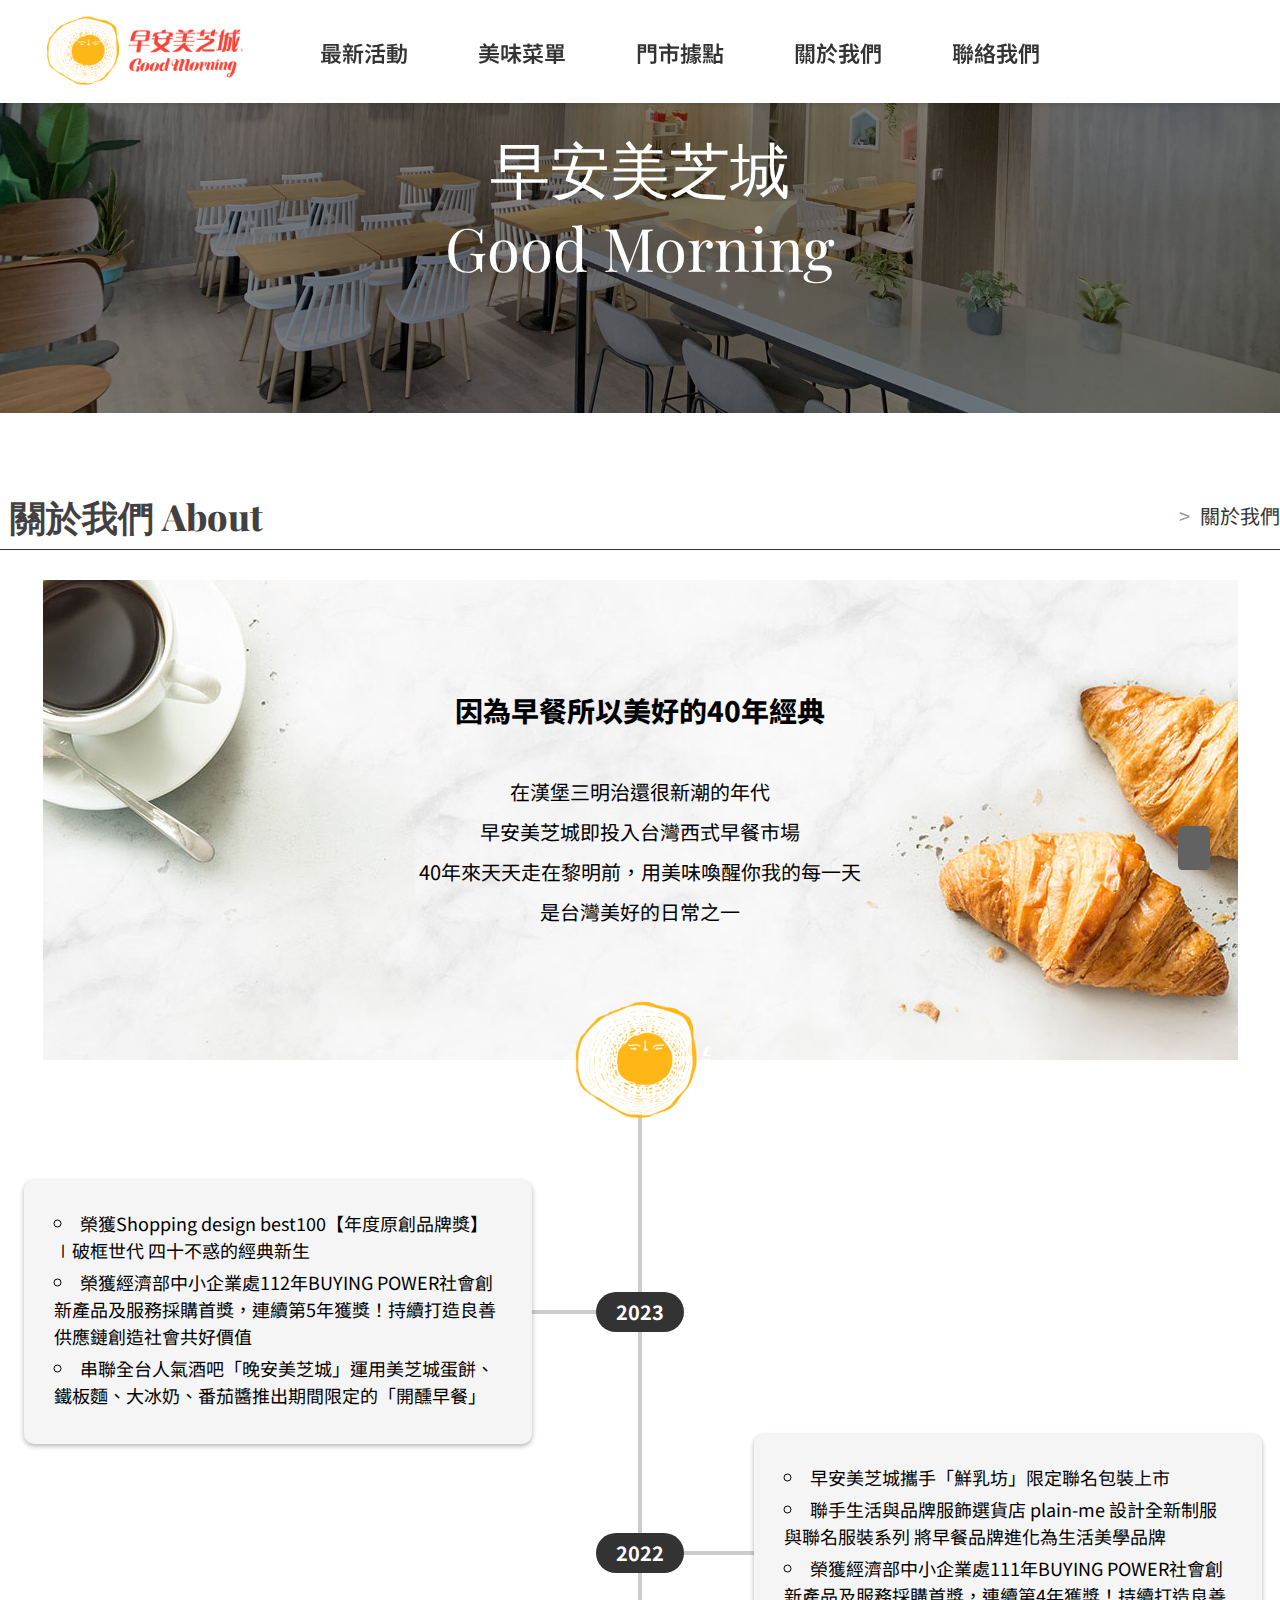
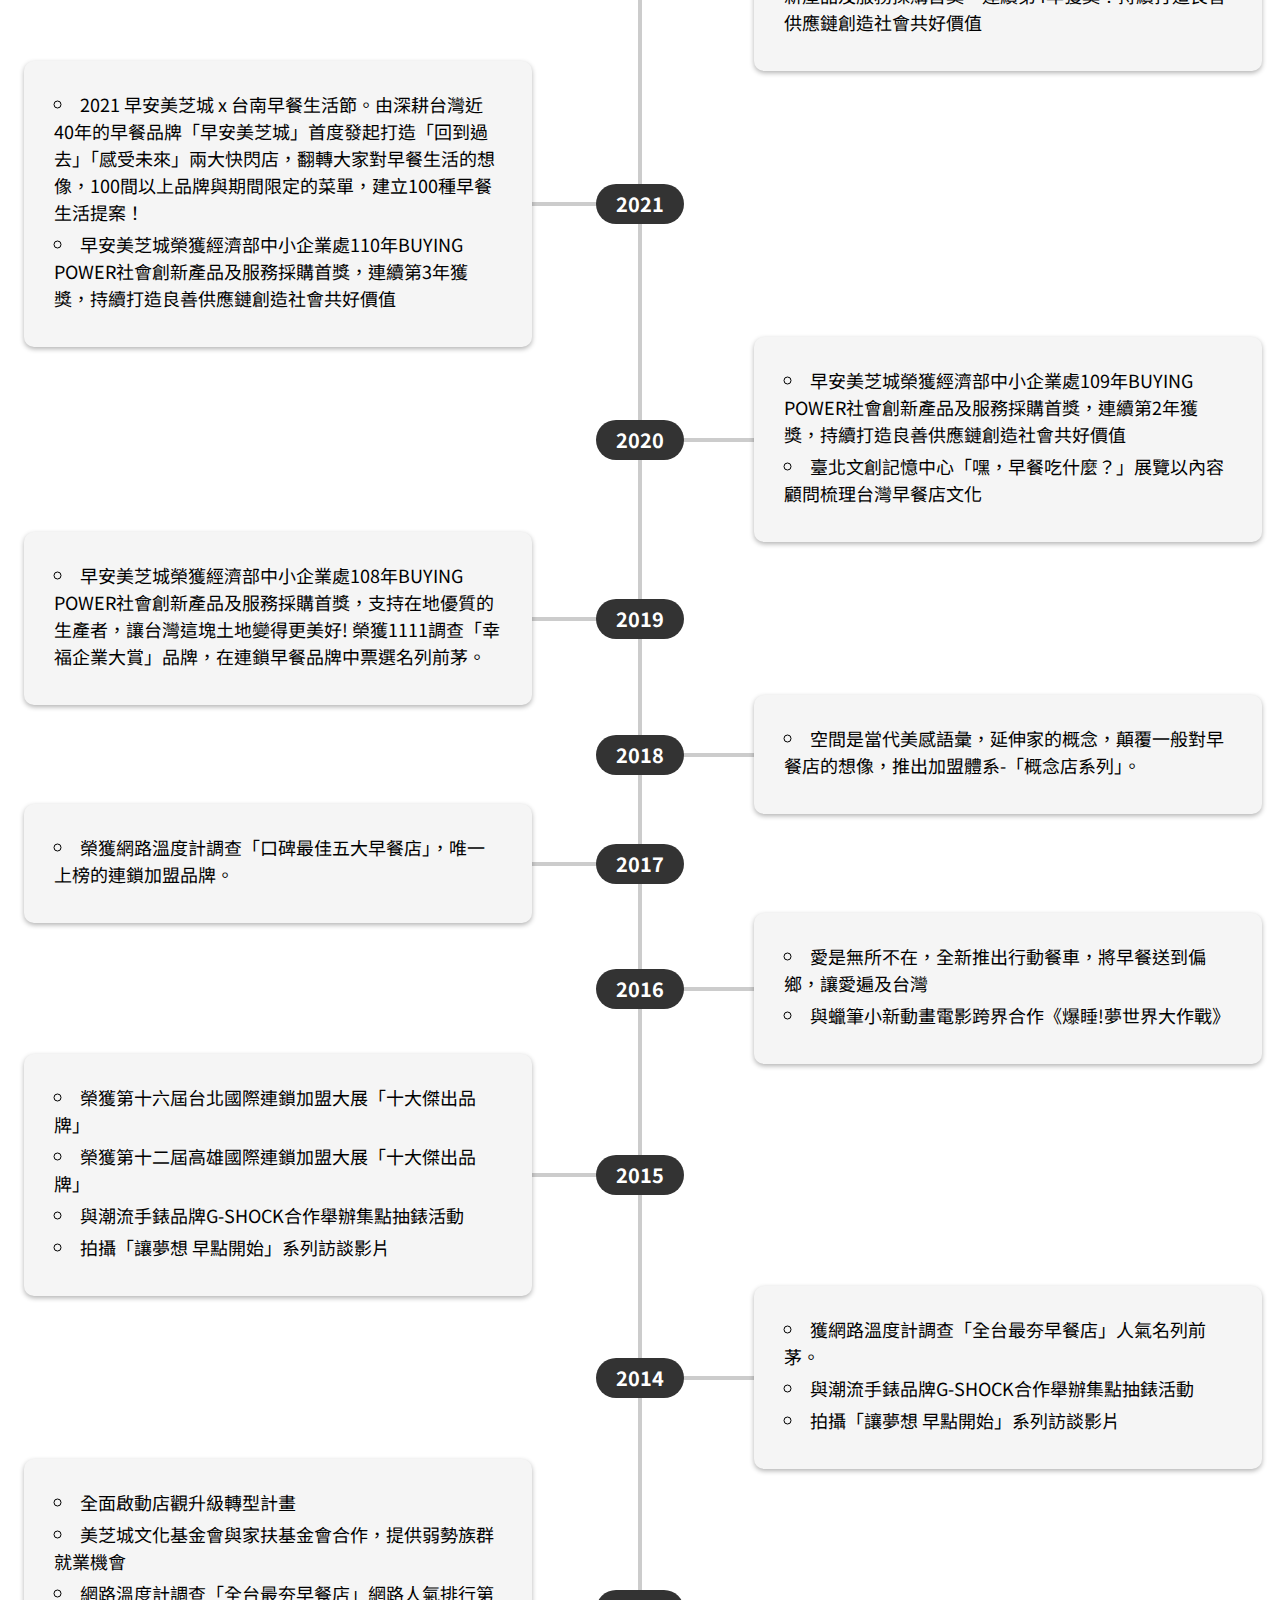
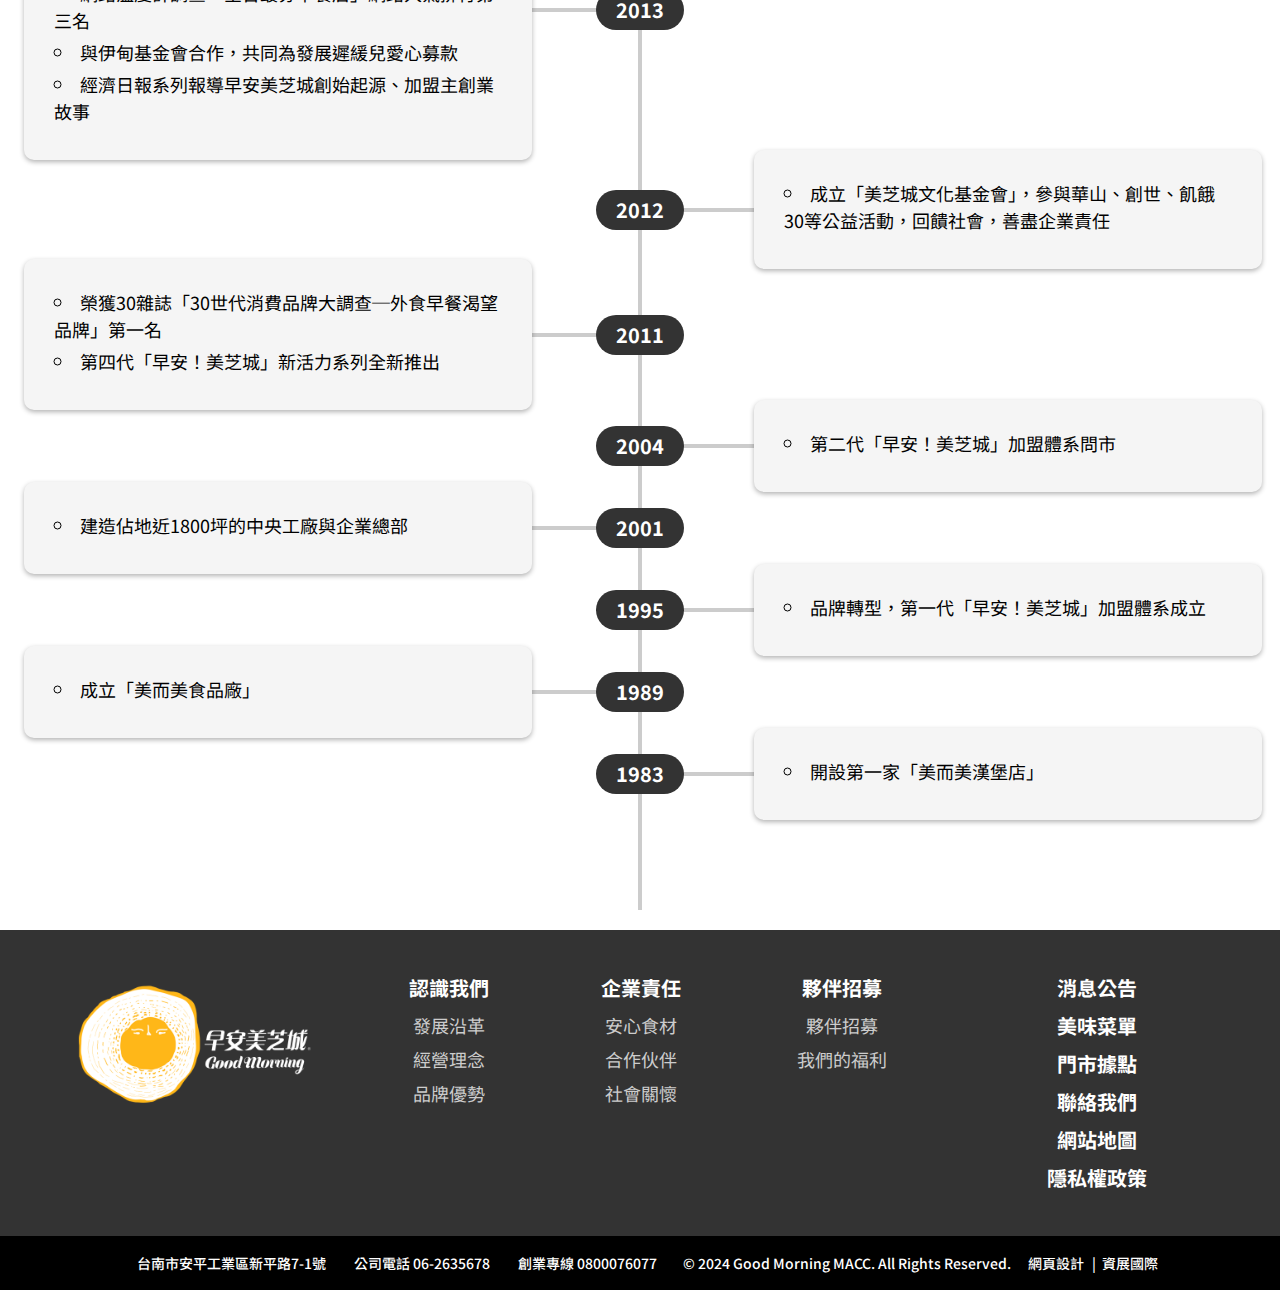
<file: about.html>
<!-- @format -->

<!DOCTYPE html>
<html lang="en">

<head>
  <meta charset="utf-8" />
  <meta name="viewport" content="width=device-width, initial-scale=1, shrink-to-fit=no" />
  <title>早安美芝城 | 關於我們</title>

  <link rel="icon" href="img/egg.png" />

  <link rel="preconnect" href="https://fonts.googleapis.com" />
  <link rel="preconnect" href="https://fonts.gstatic.com" crossorigin />
  <link href="https://fonts.googleapis.com/css2?family=Noto+Sans+TC:wght@100..900&display=swap" rel="stylesheet" />

  <link rel="preconnect" href="https://fonts.googleapis.com" />
  <link rel="preconnect" href="https://fonts.gstatic.com" crossorigin />
  <link
    href="https://fonts.googleapis.com/css2?family=Inter:wght@100..900&family=Playfair+Display:ital,wght@0,400..900;1,400..900&display=swap"
    rel="stylesheet" />

  <link rel="stylesheet" href="https://cdnjs.cloudflare.com/ajax/libs/font-awesome/6.5.1/css/all.min.css"
    integrity="sha512-DTOQO9RWCH3ppGqcWaEA1BIZOC6xxalwEsw9c2QQeAIftl+Vegovlnee1c9QX4TctnWMn13TZye+giMm8e2LwA=="
    crossorigin="anonymous" referrerpolicy="no-referrer" />

  <link rel="stylesheet" href="css/reset.css" />
  <link rel="stylesheet" href="css/style.css" />
  <link rel="stylesheet" href="css/about.css" />
</head>

<body>
  <header class="site-header">
    <div class="container">
      <div class="header-logo">
        <a href="index.html">
          <img src="img/logo.png" alt="Logo" />
        </a>
      </div>
      <div class="main-navigation">
        <nav class="header-menu">
          <ul class="menu">
            <li><a href="news.html">最新活動</a></li>
            <li><a href="menu.html">美味菜單</a></li>
            <li><a href="store.html">門市據點</a></li>
            <li><a href="about.html">關於我們</a></li>
            <li><a href="contact.html">聯絡我們</a></li>
          </ul>
        </nav>
      </div>
      <div class="icon">
        <ul>
          <li>
            <a href="#"><i class="fa-brands fa-facebook"></i></a>
          </li>
          <li>
            <a href="#"><i class="fa-brands fa-youtube"></i></a>
          </li>
          <li>
            <a href="#"><i class="fa-brands fa-line"></i></a>
          </li>
          <li>
            <a href="#"><i class="fa-brands fa-instagram"></i></a>
          </li>
        </ul>
      </div>
    </div>
  </header>
  <div class="container">
    <div class="background">
      <img src="img/ban_about.jpg" alt="ban_news" />
      <div class="text-container">
        <p>
          早安美芝城 <br />
          Good Morning
        </p>
      </div>
    </div>

    <div class="p-maincontent">
      <div class="container">
        <div class="subhead-wrap">
          <h2 class="subhead">
            <span class="big">關於我們</span>
            <span class="deco">About</span>
          </h2>
          <ul class="breadcrumb">
            <li>
              <a href="index.html" title="早安美芝城首頁" class="home"><i class="fa-solid fa-house"></i></a>
            </li>
            <li><a href="about.html" title="關於我們">關於我們</a></li>
          </ul>
        </div>
        <div class="history-top">
          <div class="bg"></div>
          <div class="theme-title">因為早餐所以美好的40年經典</div>
          <p class="theme-p">
            在漢堡三明治還很新潮的年代<br />
            早安美芝城即投入台灣西式早餐市場<br />
            40年來天天走在黎明前，用美味喚醒你我的每一天<br />
            是台灣美好的日常之一<br />
          </p>
        </div>

        <div class="history-wrap">
          <div class="history-line"></div>
          <ul class="history-list">
            <li>
              <div class="year"><span>2023</span></div>
              <ul class="event">
                <li>
                  榮獲Shopping design best100【年度原創品牌獎】∣破框世代 四十不惑的經典新生
                </li>
                <li>
                  榮獲經濟部中小企業處112年BUYING POWER社會創新產品及服務採購首獎，連續第5年獲獎！持續打造良善供應鏈創造社會共好價值
                </li>
                <li>
                  串聯全台人氣酒吧「晚安美芝城」運用美芝城蛋餅、鐵板麵、大冰奶、番茄醬推出期間限定的「開醺早餐」
                </li>
              </ul>
            </li>
            <li>
              <div class="year"><span>2022</span></div>
              <ul class="event">
                <li>早安美芝城攜手「鮮乳坊」限定聯名包裝上市</li>
                <li>
                  聯手生活與品牌服飾選貨店 plain-me
                  設計全新制服與聯名服裝系列
                  將早餐品牌進化為生活美學品牌
                </li>
                <li>
                  榮獲經濟部中小企業處111年BUYING
                  POWER社會創新產品及服務採購首獎，連續第4年獲獎！持續打造良善供應鏈創造社會共好價值
                </li>
              </ul>
            </li>
            <li>
              <div class="year"><span>2021</span></div>
              <ul class="event">
                <li>
                  2021 早安美芝城 x
                  台南早餐生活節。由深耕台灣近40年的早餐品牌「早安美芝城」首度發起打造「回到過去」「感受未來」兩大快閃店，翻轉大家對早餐生活的想像，100間以上品牌與期間限定的菜單，建立100種早餐生活提案！
                </li>
                <li>
                  早安美芝城榮獲經濟部中小企業處110年BUYING POWER社會創新產品及服務採購首獎，連續第3年獲獎，持續打造良善供應鏈創造社會共好價值
                </li>
              </ul>
            </li>
            <li>
              <div class="year"><span>2020</span></div>
              <ul class="event">
                <li>
                  早安美芝城榮獲經濟部中小企業處109年BUYING POWER社會創新產品及服務採購首獎，連續第2年獲獎，持續打造良善供應鏈創造社會共好價值
                </li>
                <li>
                  臺北文創記憶中心「嘿，早餐吃什麼？」展覽以內容顧問梳理台灣早餐店文化
                </li>
              </ul>
            </li>
            <li>
              <div class="year"><span>2019</span></div>
              <ul class="event">
                <li>
                  早安美芝城榮獲經濟部中小企業處108年BUYING POWER社會創新產品及服務採購首獎，支持在地優質的生產者，讓台灣這塊土地變得更美好!
                  榮獲1111調查「幸福企業大賞」品牌，在連鎖早餐品牌中票選名列前茅。
                </li>
              </ul>
            </li>
            <li>
              <div class="year"><span>2018</span></div>
              <ul class="event">
                <li>
                  空間是當代美感語彙，延伸家的概念，顛覆一般對早餐店的想像，推出加盟體系-「概念店系列」。
                </li>
              </ul>
            </li>
            <li>
              <div class="year"><span>2017</span></div>
              <ul class="event">
                <li>
                  榮獲網路溫度計調查「口碑最佳五大早餐店」，唯一上榜的連鎖加盟品牌。
                </li>
              </ul>
            </li>
            <li>
              <div class="year"><span>2016</span></div>
              <ul class="event">
                <li>
                  愛是無所不在，全新推出行動餐車，將早餐送到偏鄉，讓愛遍及台灣
                </li>
                <li>與蠟筆小新動畫電影跨界合作《爆睡!夢世界大作戰》</li>
              </ul>
            </li>
            <li>
              <div class="year"><span>2015</span></div>
              <ul class="event">
                <li>榮獲第十六屆台北國際連鎖加盟大展「十大傑出品牌」</li>
                <li>榮獲第十二屆高雄國際連鎖加盟大展「十大傑出品牌」</li>
                <li>與潮流手錶品牌G-SHOCK合作舉辦集點抽錶活動</li>
                <li>拍攝「讓夢想 早點開始」系列訪談影片</li>
              </ul>
            </li>
            <li>
              <div class="year"><span>2014</span></div>
              <ul class="event">
                <li>獲網路溫度計調查「全台最夯早餐店」人氣名列前茅。</li>
                <li>與潮流手錶品牌G-SHOCK合作舉辦集點抽錶活動</li>
                <li>拍攝「讓夢想 早點開始」系列訪談影片</li>
              </ul>
            </li>
            <li>
              <div class="year"><span>2013</span></div>
              <ul class="event">
                <li>全面啟動店觀升級轉型計畫</li>
                <li>
                  美芝城文化基金會與家扶基金會合作，提供弱勢族群就業機會
                </li>
                <li>網路溫度計調查「全台最夯早餐店」網路人氣排行第三名</li>
                <li>與伊甸基金會合作，共同為發展遲緩兒愛心募款</li>
                <li>經濟日報系列報導早安美芝城創始起源、加盟主創業故事</li>
              </ul>
            </li>
            <li>
              <div class="year"><span>2012</span></div>
              <ul class="event">
                <li>
                  成立「美芝城文化基金會」，參與華山、創世、飢餓30等公益活動，回饋社會，善盡企業責任
                </li>
              </ul>
            </li>
            <li>
              <div class="year"><span>2011</span></div>
              <ul class="event">
                <li>
                  榮獲30雜誌「30世代消費品牌大調查─外食早餐渴望品牌」第一名
                </li>
                <li>第四代「早安！美芝城」新活力系列全新推出</li>
              </ul>
            </li>
            <li>
              <div class="year"><span>2004</span></div>
              <ul class="event">
                <li>第二代「早安！美芝城」加盟體系問市</li>
              </ul>
            </li>
            <li>
              <div class="year"><span>2001</span></div>
              <ul class="event">
                <li>建造佔地近1800坪的中央工廠與企業總部</li>
              </ul>
            </li>
            <li>
              <div class="year"><span>1995</span></div>
              <ul class="event">
                <li>品牌轉型，第一代「早安！美芝城」加盟體系成立</li>
              </ul>
            </li>
            <li>
              <div class="year"><span>1989</span></div>
              <ul class="event">
                <li>成立「美而美食品廠」</li>
              </ul>
            </li>
            <li>
              <div class="year"><span>1983</span></div>
              <ul class="event">
                <li>開設第一家「美而美漢堡店」</li>
              </ul>
            </li>
          </ul>
        </div>
      </div>
    </div>
  </div>
  <footer class="footer">
    <div class="f-top">
      <div class="f-logo">
        <img src="./img/f_logo.png" alt="f-logo" />
      </div>
      <div>
        <ul>
          <li class="box">
            <span class="tit">認識我們</span>
            <ul>
              <li><a href="#" title="發展沿革">發展沿革</a></li>
              <li><a href="#" title="經營理念">經營理念</a></li>
              <li><a href="#" title="品牌優勢">品牌優勢</a></li>
            </ul>
          </li>
          <li class="box">
            <span class="tit">企業責任</span>
            <ul>
              <li><a href="#" title="安心食材">安心食材</a></li>
              <li><a href="#" title="合作伙伴">合作伙伴</a></li>
              <li><a href="#" title="社會關懷">社會關懷</a></li>
            </ul>
          </li>
          <li class="box">
            <span class="tit">夥伴招募</span>
            <ul>
              <li><a href="#" title="夥伴招募">夥伴招募</a></li>
              <li><a href="#" title="我們的福利">我們的福利</a></li>
            </ul>
          </li>
          <li class="box">
            <a href="#" title="消息公告" class="tit">消息公告</a>
            <a href="#" title="美味菜單" class="tit">美味菜單</a>
            <a href="#" title="門市據點" class="tit">門市據點</a>
            <a href="#" title="聯絡我們" class="tit">聯絡我們</a>
            <a href="#" title="網站地圖" class="tit">網站地圖</a>
            <a href="#" title="隱私權政策" class="tit">隱私權政策</a>
          </li>
        </ul>
      </div>
    </div>

    <div class="f-bottom">
      <ul class="f-info">
        <li class="address">台南市安平工業區新平路7-1號</li>
        <li class="build">
          公司電話&nbsp;<a href="tel:06-2635678" title="致電06-2635678">06-2635678</a>
        </li>
        <li class="call">
          創業專線&nbsp;<a href="tel:+886800076077" title="致電0800076077">0800076077</a>
        </li>
      </ul>
      <span class="f-copyright">©&nbsp;2024&nbsp;Good&nbsp;Morning&nbsp;MACC.&nbsp;All&nbsp;Rights&nbsp;Reserved.</span>
      <span class="f-grnet"><a href="#" target="_blank" title="網頁設計">網頁設計</a>&nbsp;|&nbsp;&nbsp;資展國際</span>
    </div>
  </footer>
  <button id="backToTopBtn" title="回到頂部">
    <i class="fas fa-arrow-up"></i>
  </button>

  <script>
    const backToTopBtn = document.getElementById("backToTopBtn");

    // 當用戶滾動頁面時執行函數
    window.onscroll = function () {
      scrollFunction();
    };

    // 顯示或隱藏按鈕
    function scrollFunction() {
      if (
        document.body.scrollTop > 20 ||
        document.documentElement.scrollTop > 20
      ) {
        backToTopBtn.style.display = "block";
      } else {
        backToTopBtn.style.display = "none";
      }
    }

    // 點擊按鈕，回到頁面頂部
    backToTopBtn.addEventListener("click", function () {
      smoothScrollToTop();
    });

    // 平滑滾動到頁面頂部
    function smoothScrollToTop() {
      const startPosition = window.pageYOffset; // 獲取當前頁面的垂直滾動位置
      let startTime = null; // 初始化開始時間為 null

      function animation(currentTime) {
        // 定義動畫函數
        if (startTime === null) startTime = currentTime; // 如果開始時間為 null,則將其設置為當前時間

        const elapsedTime = currentTime - startTime; // 計算經過的時間
        const duration = 500; // 設置動畫持續時間為 500 毫秒
        const progress = Math.min(elapsedTime / duration, 1); // 計算動畫進度,最大為 1

        // 計算新的滾動位置,使用三次方程 (1 - progress)^3 模擬從慢到快的過渡效果
        const y = startPosition * (1 - progress ** 3);

        window.scrollTo(0, y); // 將頁面滾動到新的位置

        if (progress < 1) {
          // 如果動畫還未完成
          window.requestAnimationFrame(animation); // 請求下一幀動畫
        }
      }

      window.requestAnimationFrame(animation); // 啟動動畫
    }


  </script>
</body>

</html>
</file>
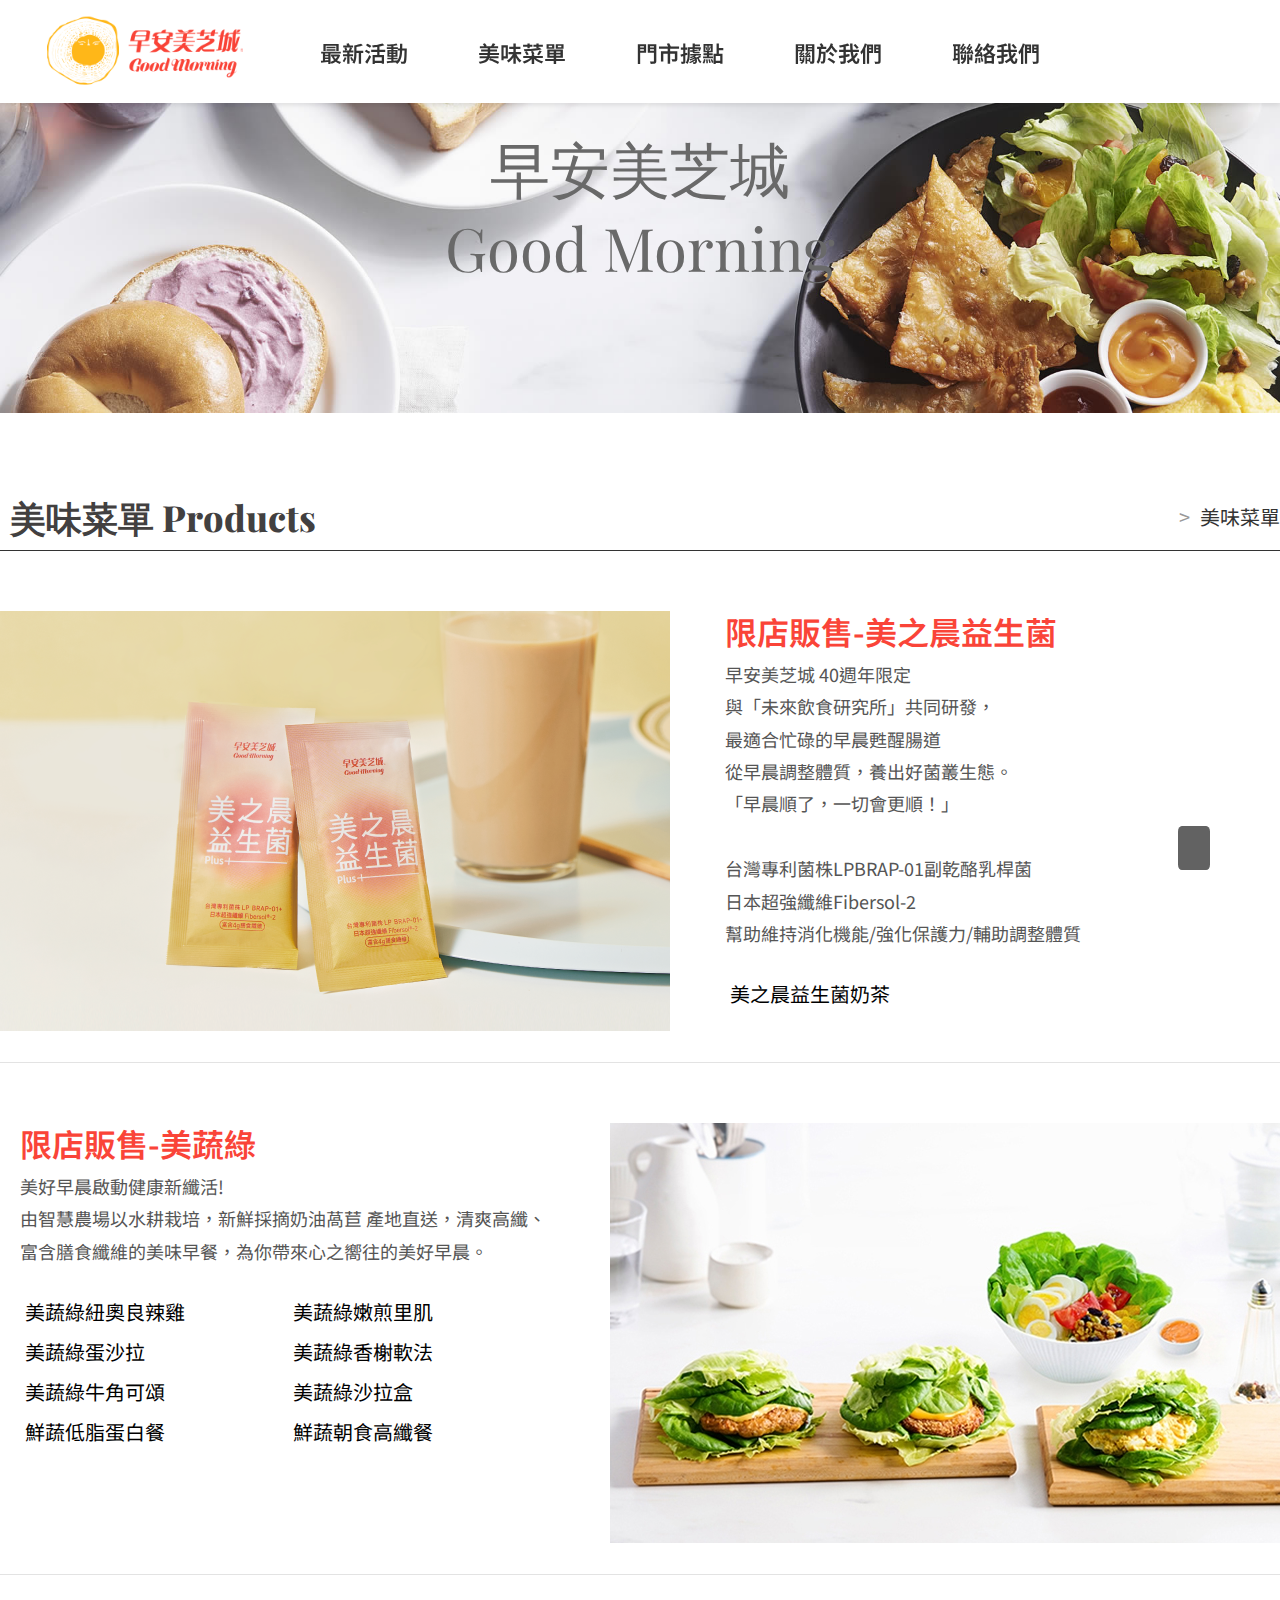
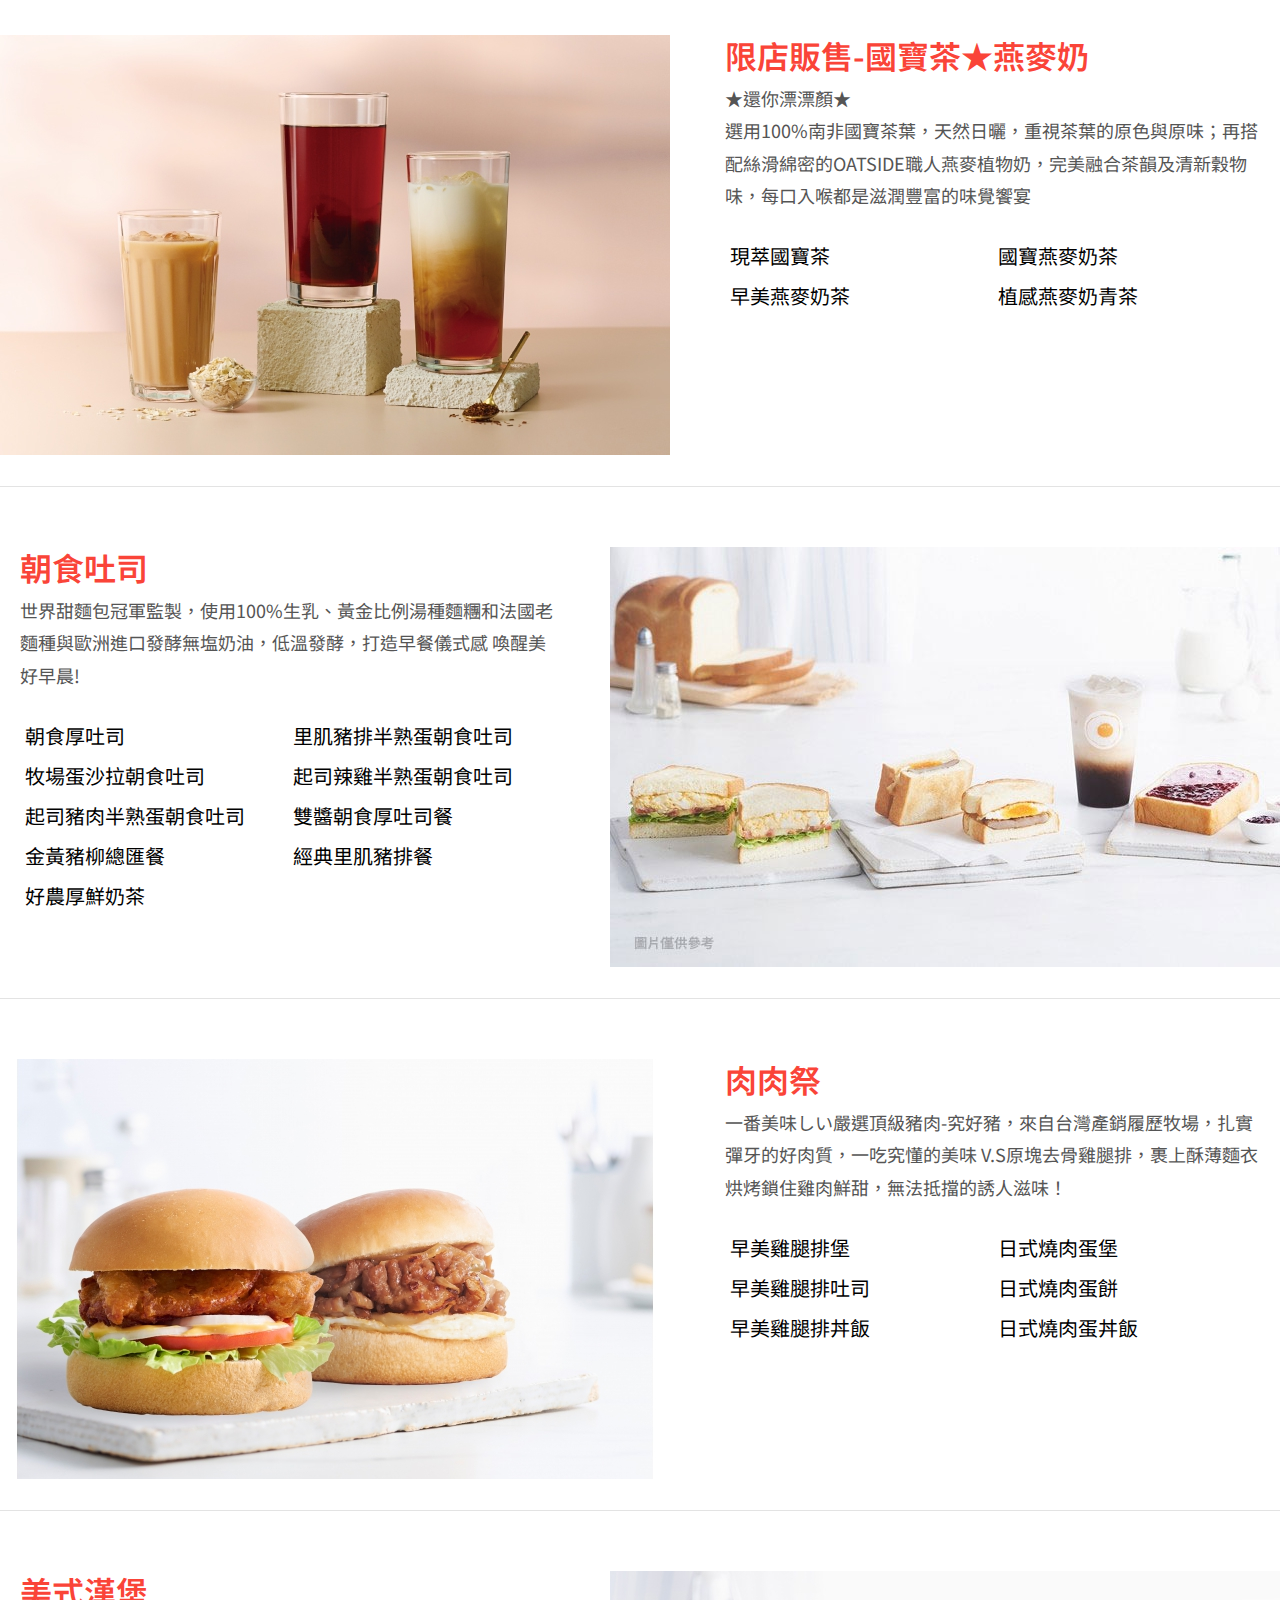
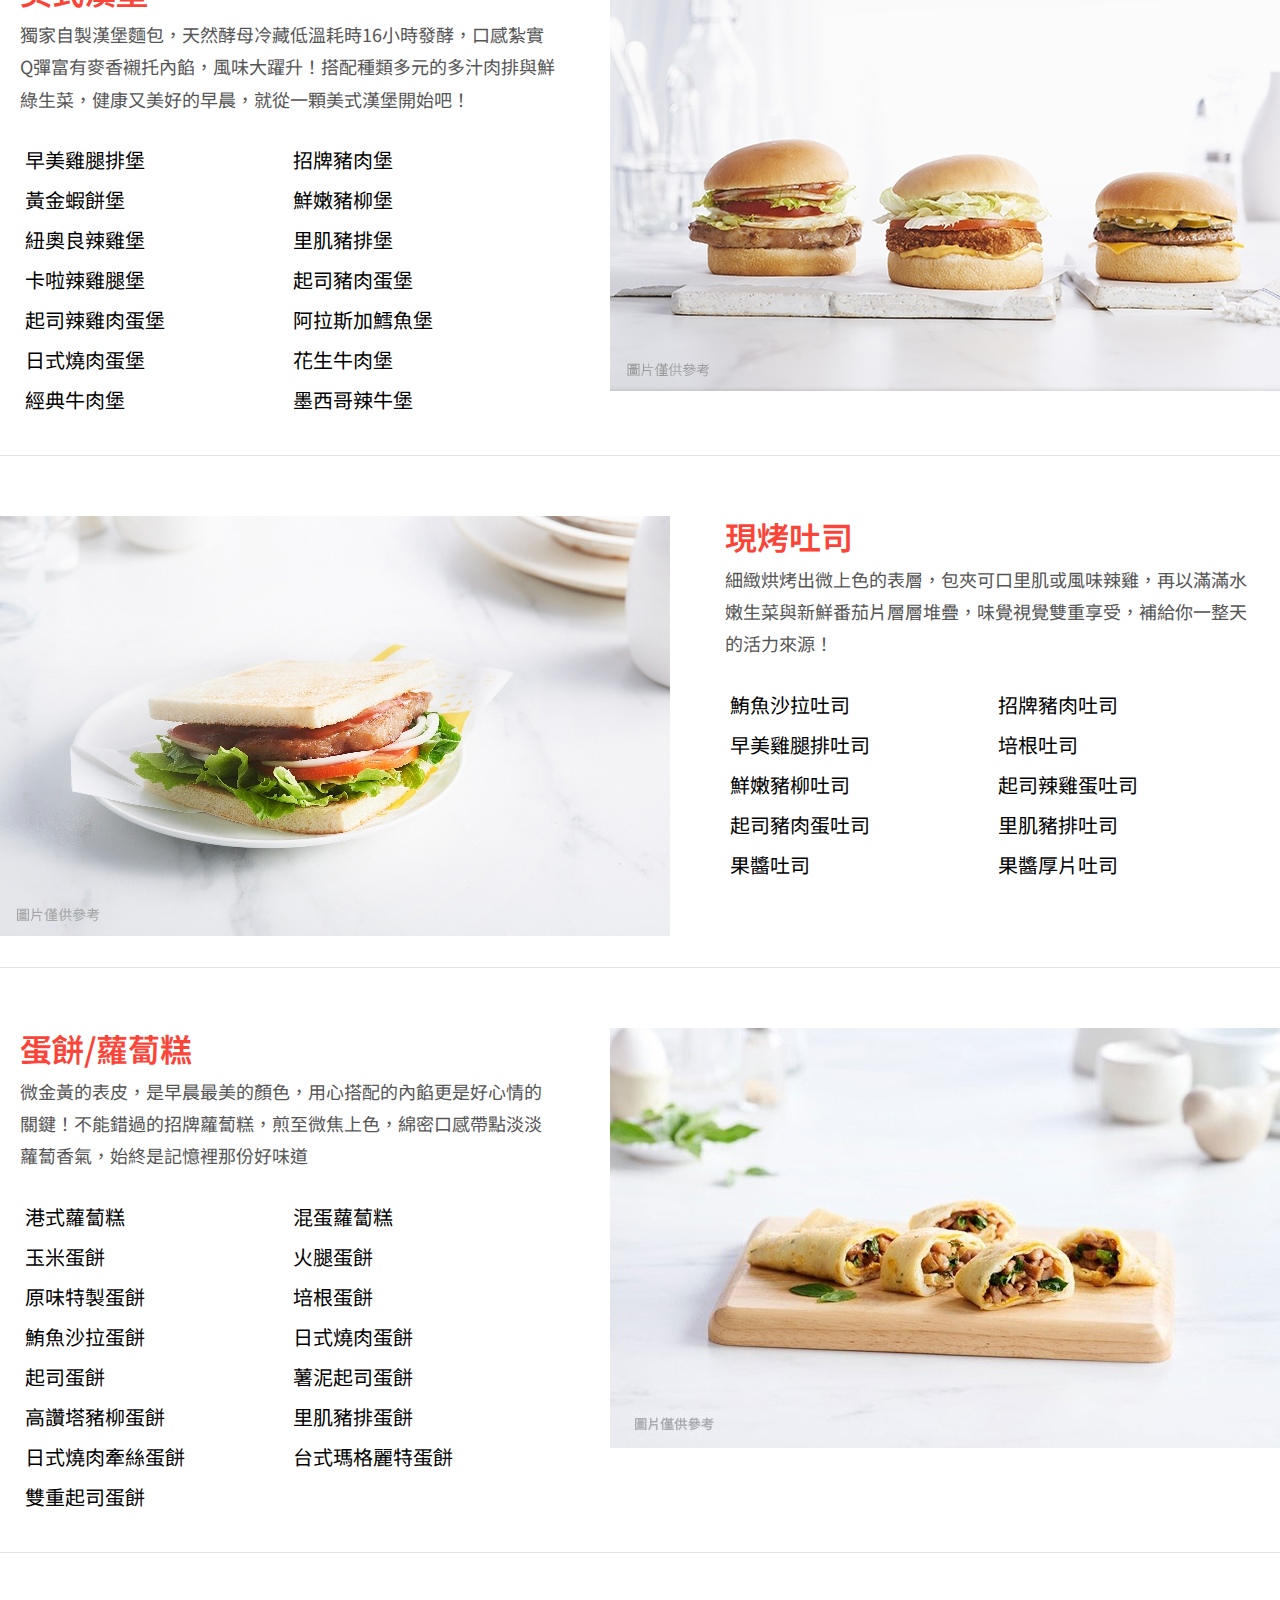
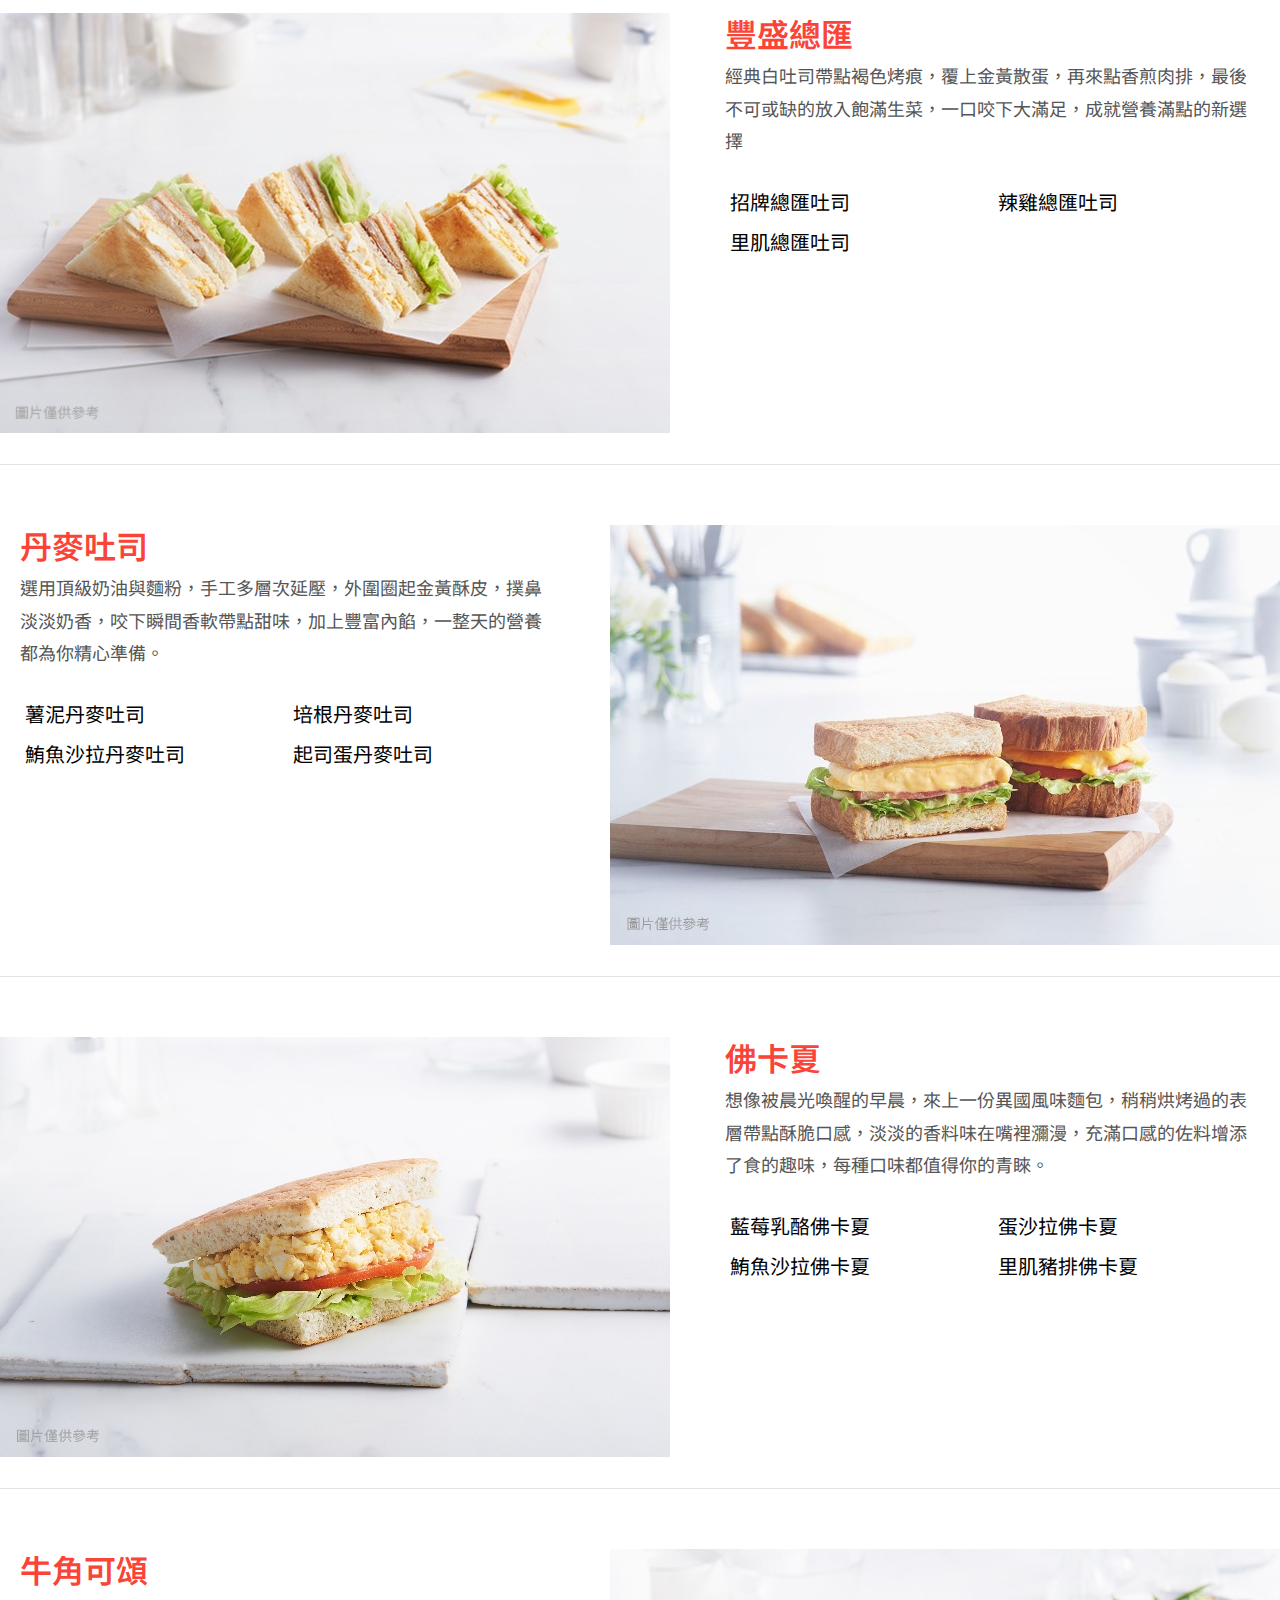
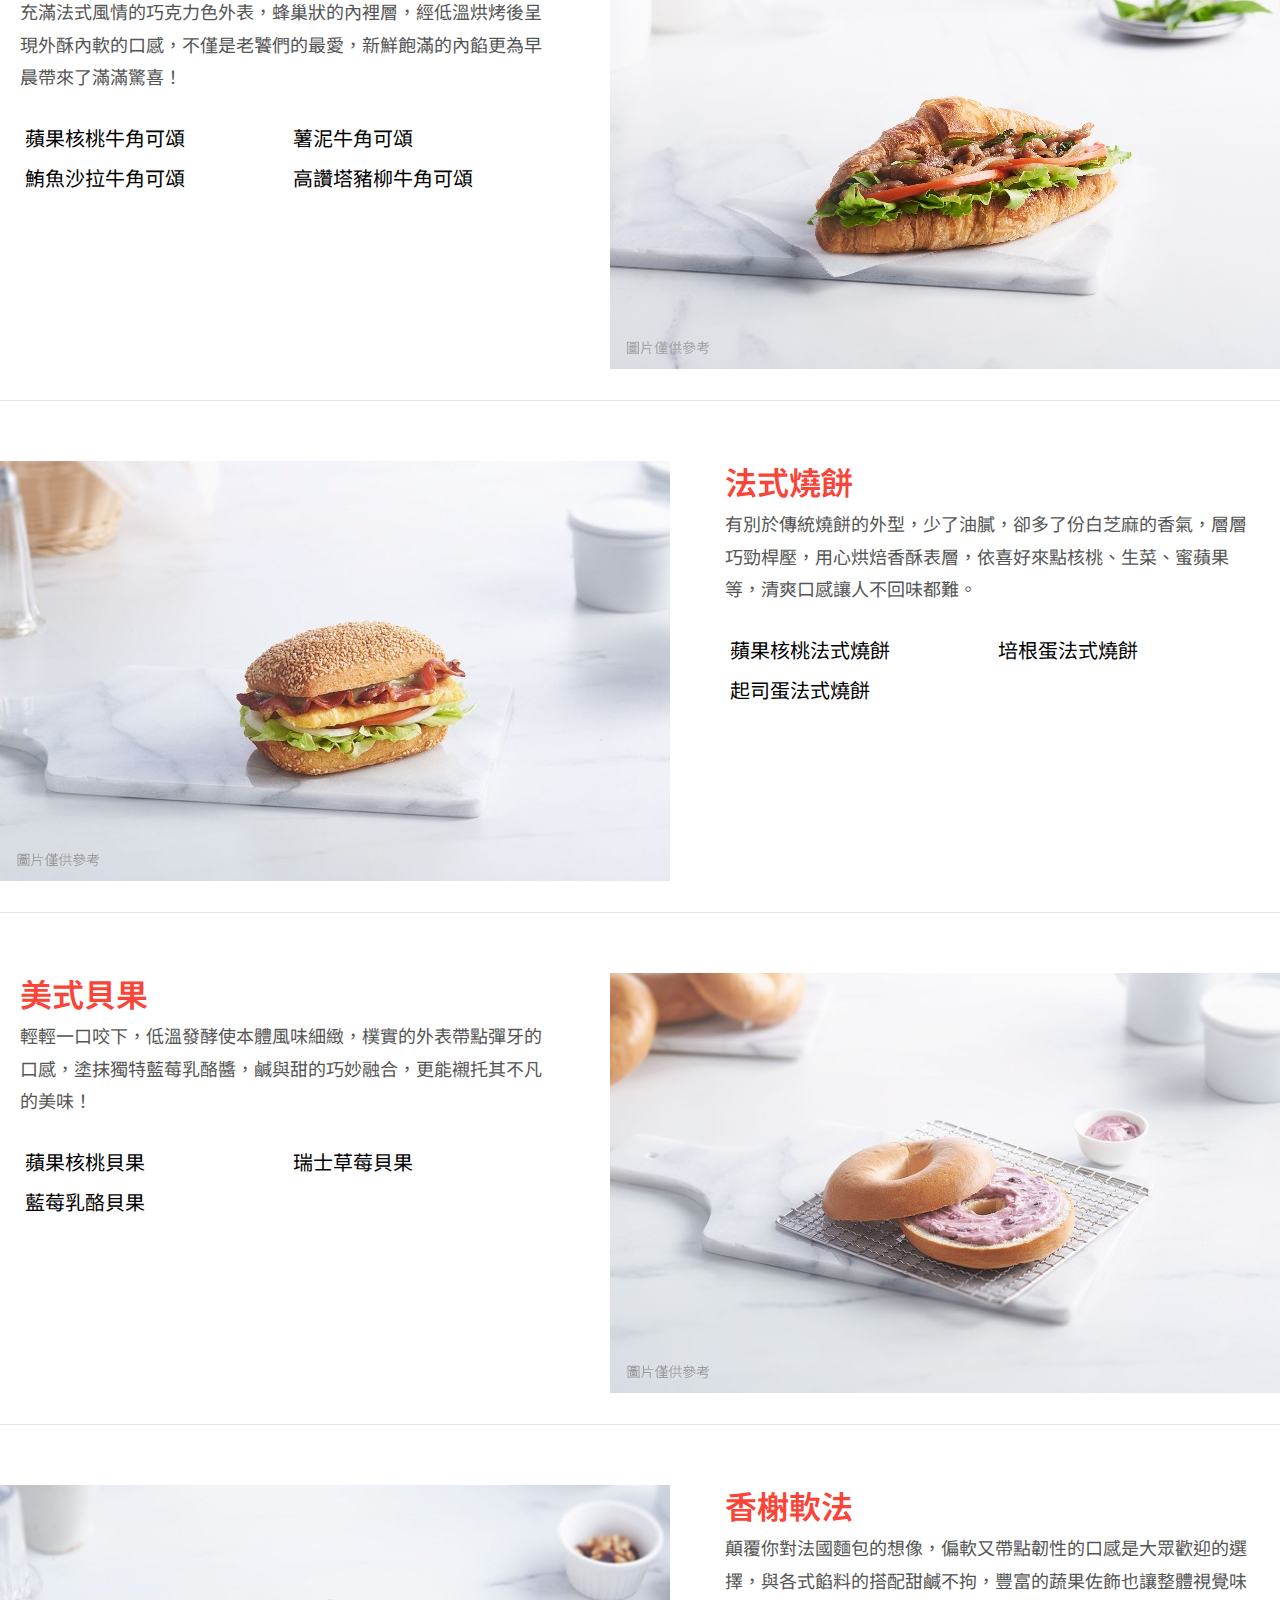
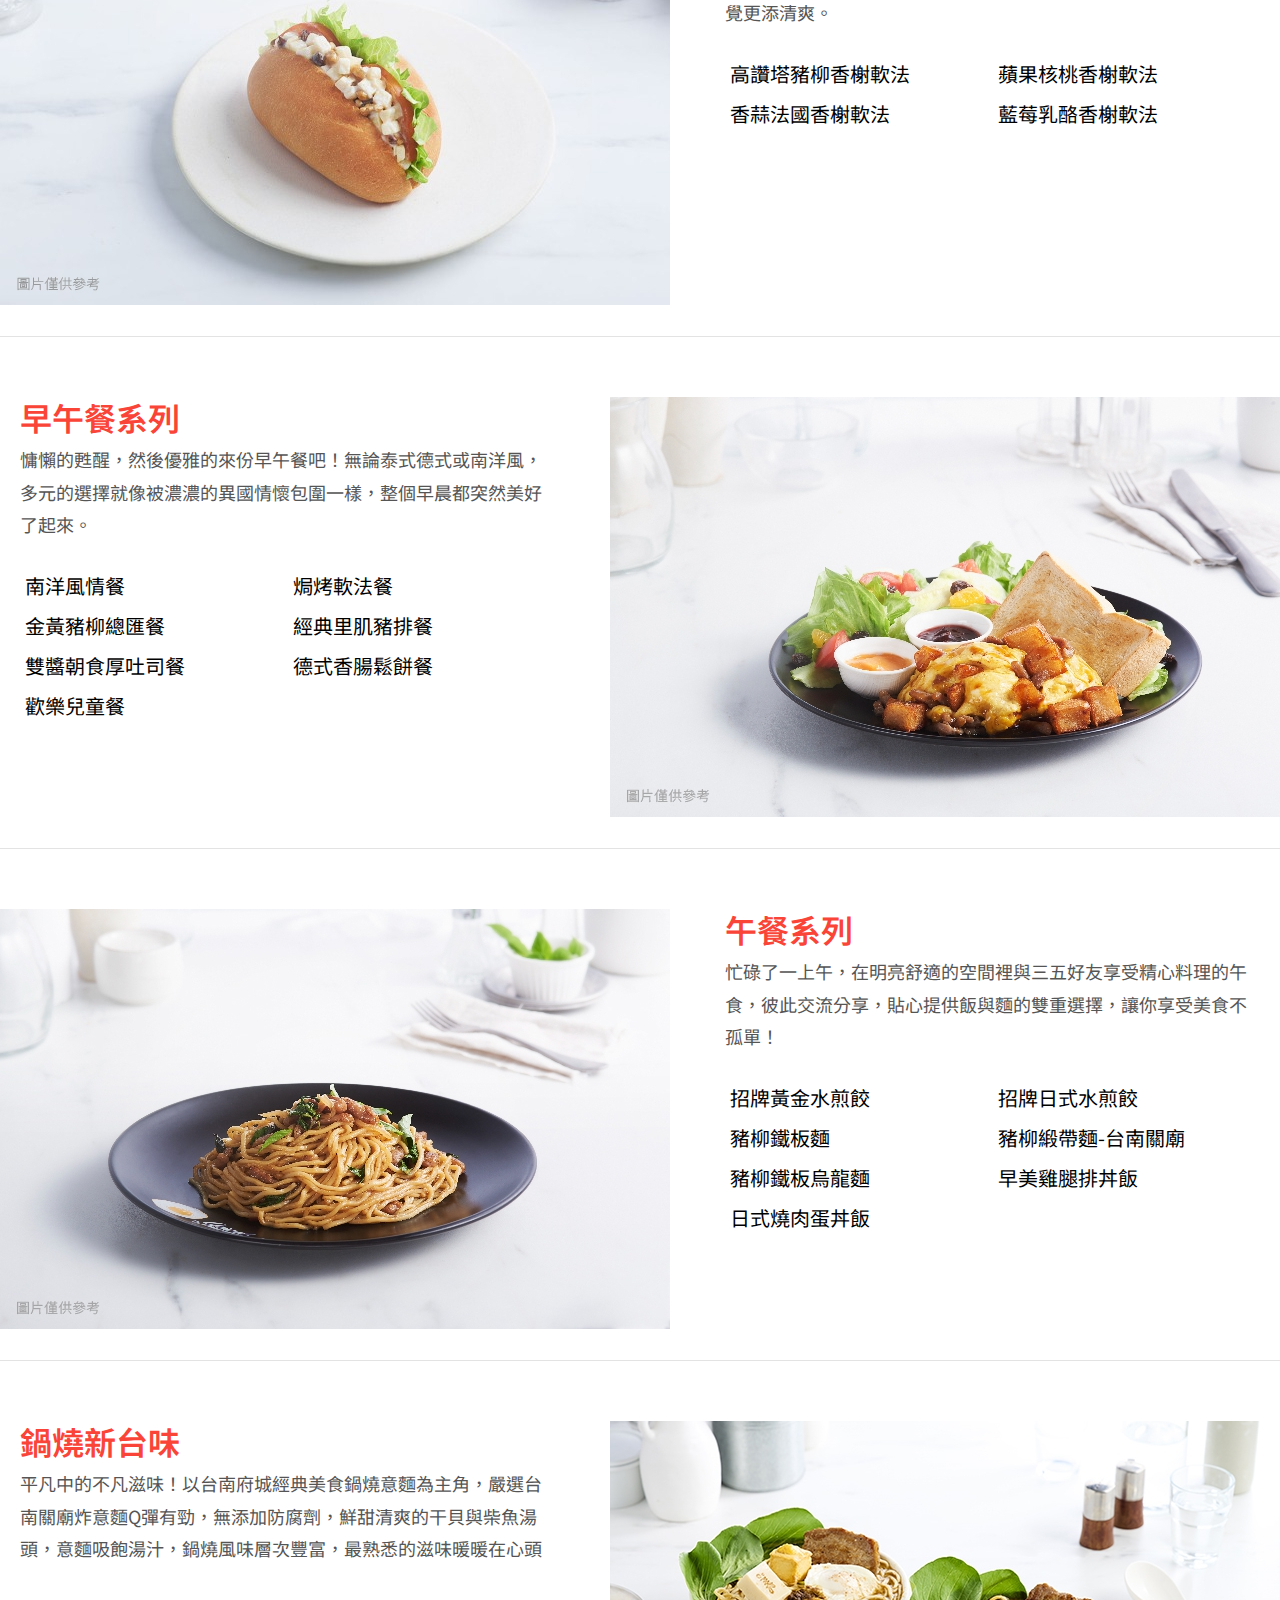
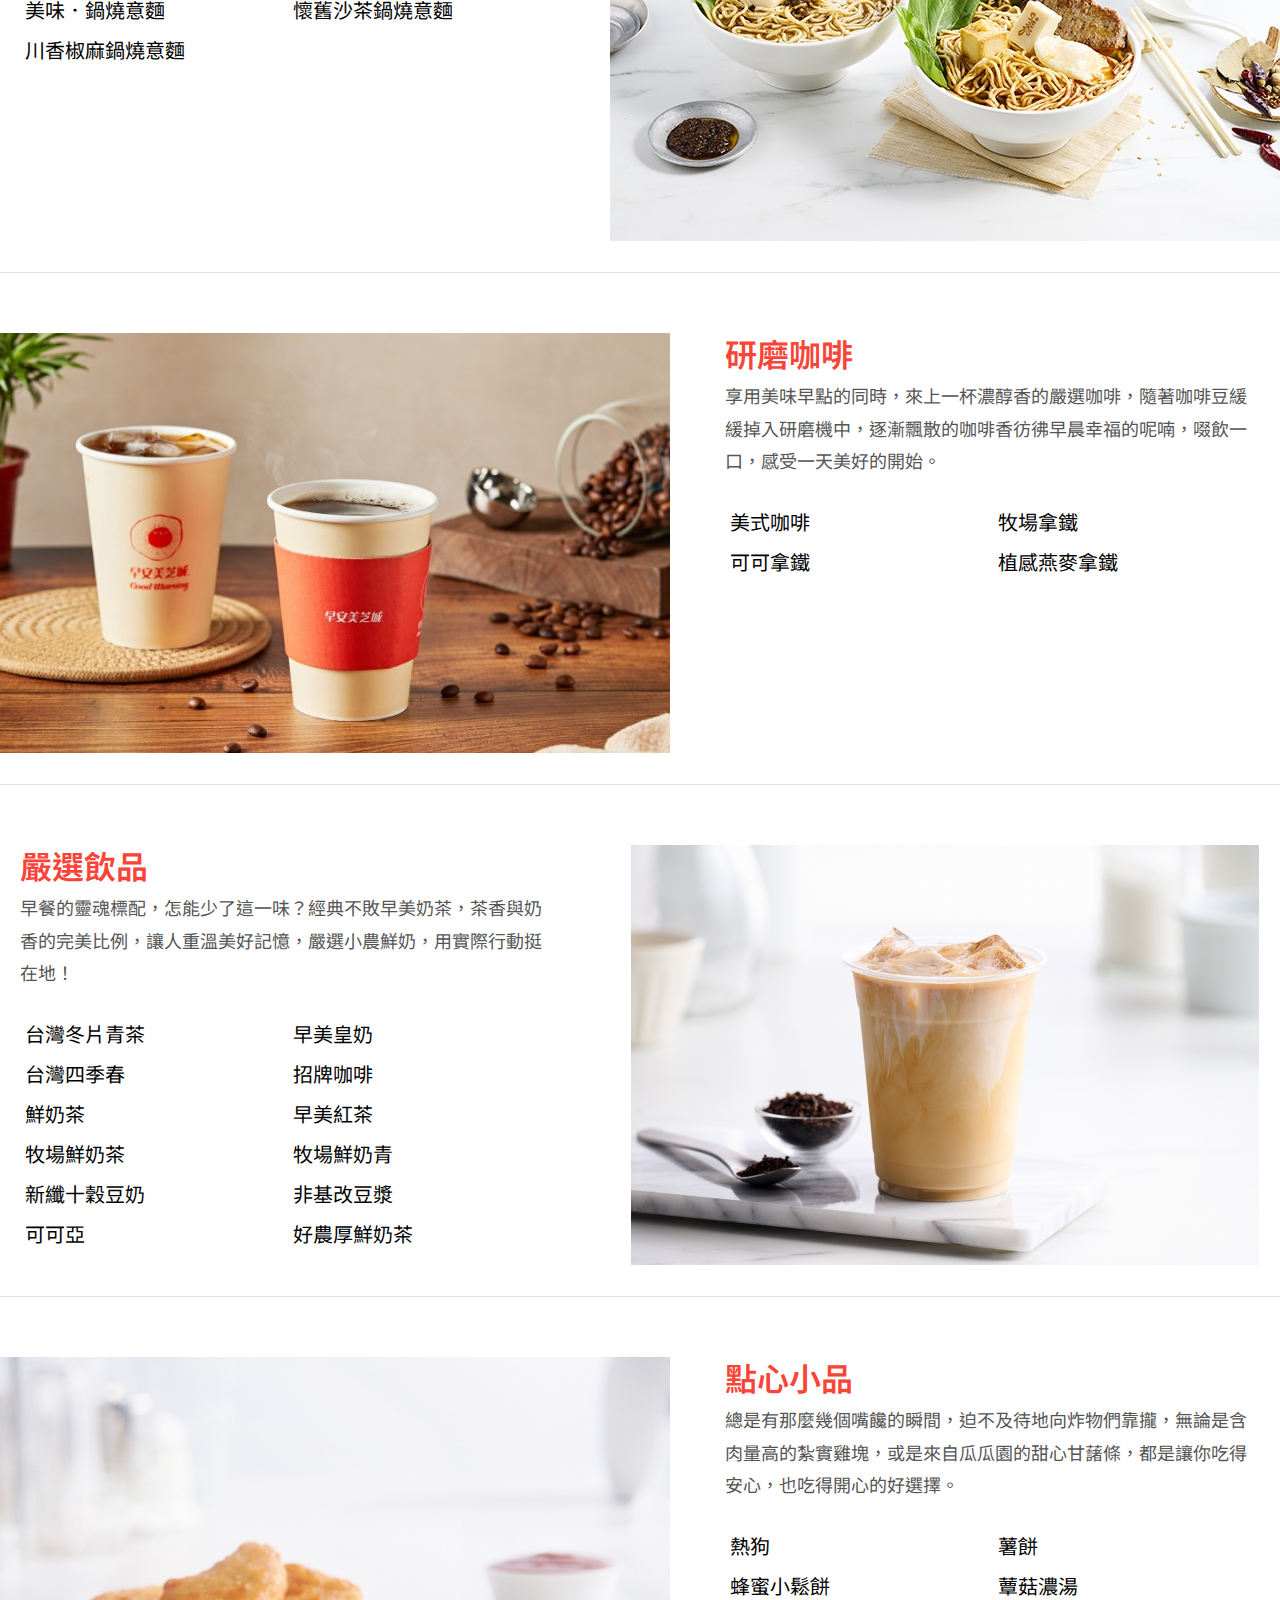
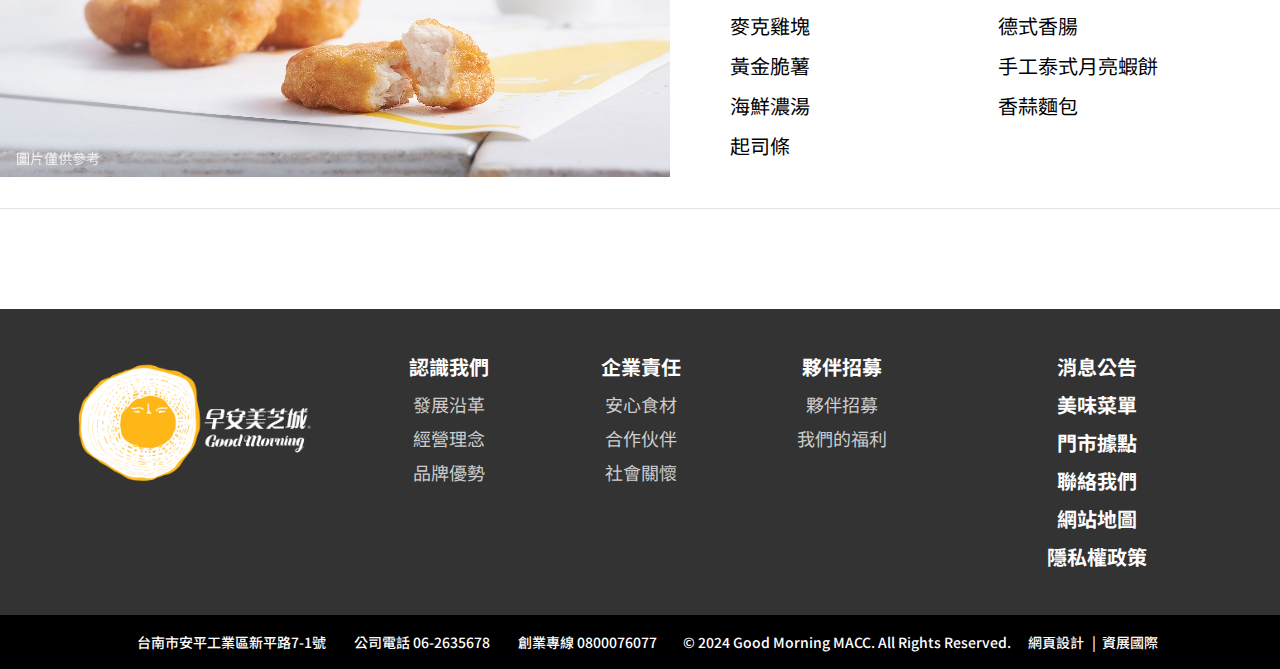
<file: menu.html>
<!-- @format -->

<!DOCTYPE html>
<html lang="en">

<head>
    <meta charset="utf-8" />
    <meta name="viewport" content="width=device-width, initial-scale=1, shrink-to-fit=no" />
    <title>早安美芝城 | 美味菜單</title>

    <link rel="icon" href="img/egg.png">


    <link rel="preconnect" href="https://fonts.googleapis.com" />
    <link rel="preconnect" href="https://fonts.gstatic.com" crossorigin />
    <link href="https://fonts.googleapis.com/css2?family=Noto+Sans+TC:wght@100..900&display=swap" rel="stylesheet" />

    <link rel="preconnect" href="https://fonts.googleapis.com">
    <link rel="preconnect" href="https://fonts.gstatic.com" crossorigin>
    <link
        href="https://fonts.googleapis.com/css2?family=Inter:wght@100..900&family=Playfair+Display:ital,wght@0,400..900;1,400..900&display=swap"
        rel="stylesheet">

    <link rel="stylesheet" href="https://cdnjs.cloudflare.com/ajax/libs/font-awesome/6.5.1/css/all.min.css"
        integrity="sha512-DTOQO9RWCH3ppGqcWaEA1BIZOC6xxalwEsw9c2QQeAIftl+Vegovlnee1c9QX4TctnWMn13TZye+giMm8e2LwA=="
        crossorigin="anonymous" referrerpolicy="no-referrer" />

    <link rel="stylesheet" href="css/reset.css" />
    <link rel="stylesheet" href="css/style.css" />

    <link rel="stylesheet" href="https://cdn.jsdelivr.net/npm/swiper@11/swiper-bundle.min.css" />

    <link rel="stylesheet" href="https://cdnjs.cloudflare.com/ajax/libs/font-awesome/6.5.1/css/all.min.css"
        integrity="sha512-DTOQO9RWCH3ppGqcWaEA1BIZOC6xxalwEsw9c2QQeAIftl+Vegovlnee1c9QX4TctnWMn13TZye+giMm8e2LwA=="
        crossorigin="anonymous" referrerpolicy="no-referrer" />

    <link rel="stylesheet" href="css/menu.css">

    <script src="https://cdn.jsdelivr.net/npm/swiper@11/swiper-bundle.min.js"></script>
</head>

<body>
    <header class="site-header">
        <div class="container">
            <div class="header-logo">
                <a href="index.html">
                    <img src="img/logo.png" alt="Logo" />
                </a>
            </div>
            <div class="main-navigation">
                <nav class="header-menu">
                    <ul class="menu">
                        <li><a href="news.html">最新活動</a></li>
                        <li><a href="menu.html">美味菜單</a></li>
                        <li><a href="store.html">門市據點</a></li>
                        <li><a href="about.html">關於我們</a></li>
                        <li><a href="contact.html">聯絡我們</a></li>
                    </ul>
                </nav>
            </div>
            <div class="icon">
                <ul>
                    <li>
                        <a href="#"><i class="fa-brands fa-facebook"></i></a>
                    </li>
                    <li>
                        <a href="#"><i class="fa-brands fa-youtube"></i></a>
                    </li>
                    <li>
                        <a href="#"><i class="fa-brands fa-line"></i></a>
                    </li>
                    <li>
                        <a href="#"><i class="fa-brands fa-instagram"></i></a>
                    </li>
                </ul>
            </div>
        </div>
    </header>
    <div class="container">
        <div class="background">
            <img src="img/ban_product.jpg" alt="ban_news">
            <div class="text-container">
                <p>早安美芝城 <br> Good Morning</p>
            </div>
        </div>

        <div class="p-maincontent">
            <div class="container">
                <div class="subhead-wrap">
                    <h2 class="subhead">
                        <span class="big">美味菜單</span>
                        <span class="deco">Products</span>
                    </h2>
                    <ul class="breadcrumb">
                        <li><a href="index.html" title="早安美芝城首頁" class="home"><i class="fa-solid fa-house"></i></a></li>
                        <li><a href="menu.html" title="美味菜單">美味菜單</a></li>
                    </ul>
                </div>
                <ul class="p-cates">
                    <li id="1" class="box">
                        <div class="img"><img src="img/food1.png" alt="限店販售-美之晨益生菌"></div>
                        <div class="info">
                            <h3 class="name">限店販售-美之晨益生菌</h3>
                            <p class="desc">早安美芝城 40週年限定<br> 與「未來飲食研究所」共同研發，<br> 最適合忙碌的早晨甦醒腸道<br> 從早晨調整體質，養出好菌叢生態。<br>
                                「早晨順了，一切會更順！」<br> <br> 台灣專利菌株LPBRAP-01副乾酪乳桿菌<br> 日本超強纖維Fibersol-2<br>
                                幫助維持消化機能/強化保護力/輔助調整體質</p>
                            <ul class="p-list">
                                <li><a href="#" title="美之晨益生菌奶茶">美之晨益生菌奶茶</a></li>
                            </ul>
                        </div>
                    </li>
                    <li id="2" class="box">
                        <div class="img"><img src="img/food2.jpg" alt="限店販售-美蔬綠"></div>
                        <div class="info">
                            <h3 class="name">限店販售-美蔬綠</h3>
                            <p class="desc">美好早晨啟動健康新纖活!<br> 由智慧農場以水耕栽培，新鮮採摘奶油萵苣 產地直送，清爽高纖、富含膳食纖維的美味早餐，為你帶來心之嚮往的美好早晨。
                            </p>
                            <ul class="p-list">
                                <li><a href="#" title="美蔬綠紐奧良辣雞">美蔬綠紐奧良辣雞</a></li>
                                <li><a href="#" title="美蔬綠嫩煎里肌">美蔬綠嫩煎里肌</a></li>
                                <li><a href="#" title="美蔬綠蛋沙拉">美蔬綠蛋沙拉</a></li>
                                <li><a href="#" title="美蔬綠香榭軟法">美蔬綠香榭軟法</a></li>
                                <li><a href="#" title="美蔬綠牛角可頌">美蔬綠牛角可頌</a></li>
                                <li><a href="#" title="美蔬綠沙拉盒">美蔬綠沙拉盒</a></li>
                                <li><a href="#" title="鮮蔬低脂蛋白餐">鮮蔬低脂蛋白餐</a></li>
                                <li><a href="#" title="鮮蔬朝食高纖餐">鮮蔬朝食高纖餐</a></li>
                            </ul>
                        </div>
                    </li>
                    <li id="3" class="box">
                        <div class="img"><img src="img/food3.jpg" alt="限店販售-國寶茶★燕麥奶"></div>
                        <div class="info">
                            <h3 class="name">限店販售-國寶茶★燕麥奶</h3>
                            <p class="desc">★還你漂漂顏★<br>
                                選用100%南非國寶茶葉，天然日曬，重視茶葉的原色與原味；再搭配絲滑綿密的OATSIDE職人燕麥植物奶，完美融合茶韻及清新穀物味，每口入喉都是滋潤豐富的味覺饗宴</p>
                            <ul class="p-list">
                                <li><a href="#" title="現萃國寶茶">現萃國寶茶</a></li>
                                <li><a href="#" title="國寶燕麥奶茶">國寶燕麥奶茶</a></li>
                                <li><a href="#" title="早美燕麥奶茶">早美燕麥奶茶</a></li>
                                <li><a href="#" title="植感燕麥奶青茶">植感燕麥奶青茶</a></li>
                            </ul>
                        </div>
                    </li>
                    <li id="4" class="box">
                        <div class="img"><img src="img/food4.jpg" alt="朝食吐司"></div>
                        <div class="info">
                            <h3 class="name">朝食吐司</h3>
                            <p class="desc">世界甜麵包冠軍監製，使用100%生乳、黃金比例湯種麵糰和法國老麵種與歐洲進口發酵無塩奶油，低溫發酵，打造早餐儀式感 喚醒美好早晨!</p>
                            <ul class="p-list">
                                <li><a href="#" title="朝食厚吐司">朝食厚吐司</a></li>
                                <li><a href="#" title="里肌豬排半熟蛋朝食吐司">里肌豬排半熟蛋朝食吐司</a></li>
                                <li><a href="#" title="牧場蛋沙拉朝食吐司">牧場蛋沙拉朝食吐司</a></li>
                                <li><a href="#" title="起司辣雞半熟蛋朝食吐司">起司辣雞半熟蛋朝食吐司</a></li>
                                <li><a href="#" title="起司豬肉半熟蛋朝食吐司">起司豬肉半熟蛋朝食吐司</a></li>
                                <li><a href="#" title="雙醬朝食厚吐司餐">雙醬朝食厚吐司餐</a></li>
                                <li><a href="#" title="金黃豬柳總匯餐">金黃豬柳總匯餐</a></li>
                                <li><a href="#" title="經典里肌豬排餐">經典里肌豬排餐</a></li>
                                <li><a href="#" title="好農厚鮮奶茶">好農厚鮮奶茶</a></li>
                            </ul>
                        </div>
                    </li>
                    <li id="5" class="box">
                        <div class="img"><img src="img/food5.jpg" alt="肉肉祭"></div>
                        <div class="info">
                            <h3 class="name">肉肉祭</h3>
                            <p class="desc">一番美味しい嚴選頂級豬肉-究好豬，來自台灣產銷履歷牧場，扎實彈牙的好肉質，一吃究懂的美味
                                V.S原塊去骨雞腿排，裹上酥薄麵衣烘烤鎖住雞肉鮮甜，無法抵擋的誘人滋味！</p>
                            <ul class="p-list">
                                <li><a href="#" title="早美雞腿排堡">早美雞腿排堡</a></li>
                                <li><a href="#" title="日式燒肉蛋堡">日式燒肉蛋堡</a></li>
                                <li><a href="#" title="早美雞腿排吐司">早美雞腿排吐司</a></li>
                                <li><a href="#" title="日式燒肉蛋餅">日式燒肉蛋餅</a></li>
                                <li><a href="#" title="早美雞腿排丼飯">早美雞腿排丼飯</a></li>
                                <li><a href="#" title="日式燒肉蛋丼飯">日式燒肉蛋丼飯</a></li>
                            </ul>
                        </div>
                    </li>
                    <li id="6" class="box">
                        <div class="img"><img src="img/food6.jpg" alt="美式漢堡">
                        </div>
                        <div class="info">
                            <h3 class="name">美式漢堡</h3>
                            <p class="desc">
                                獨家自製漢堡麵包，天然酵母冷藏低溫耗時16小時發酵，口感紮實Q彈富有麥香襯托內餡，風味大躍升！搭配種類多元的多汁肉排與鮮綠生菜，健康又美好的早晨，就從一顆美式漢堡開始吧！
                            </p>
                            <ul class="p-list">
                                <li><a href="#" title="早美雞腿排堡">早美雞腿排堡</a></li>
                                <li><a href="#" title="招牌豬肉堡">招牌豬肉堡</a></li>
                                <li><a href="#" title="黃金蝦餅堡">黃金蝦餅堡</a></li>
                                <li><a href="#" title="鮮嫩豬柳堡">鮮嫩豬柳堡</a></li>
                                <li><a href="#" title="紐奧良辣雞堡">紐奧良辣雞堡</a></li>
                                <li><a href="#" title="里肌豬排堡">里肌豬排堡</a></li>
                                <li><a href="#" title="卡啦辣雞腿堡">卡啦辣雞腿堡</a></li>
                                <li><a href="#" title="起司豬肉蛋堡">起司豬肉蛋堡</a></li>
                                <li><a href="#" title="起司辣雞肉蛋堡">起司辣雞肉蛋堡</a></li>
                                <li><a href="#" title="阿拉斯加鱈魚堡">阿拉斯加鱈魚堡</a></li>
                                <li><a href="#" title="日式燒肉蛋堡">日式燒肉蛋堡</a></li>
                                <li><a href="#" title="花生牛肉堡">花生牛肉堡</a></li>
                                <li><a href="#" title="經典牛肉堡">經典牛肉堡</a></li>
                                <li><a href="#" title="墨西哥辣牛堡">墨西哥辣牛堡</a></li>
                            </ul>
                        </div>
                    </li>
                    <li id="8" class="box">
                        <div class="img"><img src="img/food8.jpg" alt="現烤吐司"></div>
                        <div class="info">
                            <h3 class="name">現烤吐司</h3>
                            <p class="desc">細緻烘烤出微上色的表層，包夾可口里肌或風味辣雞，再以滿滿水嫩生菜與新鮮番茄片層層堆疊，味覺視覺雙重享受，補給你一整天的活力來源！</p>
                            <ul class="p-list">
                                <li><a href="#" title="鮪魚沙拉吐司">鮪魚沙拉吐司</a></li>
                                <li><a href="#" title="招牌豬肉吐司">招牌豬肉吐司</a></li>
                                <li><a href="#" title="早美雞腿排吐司">早美雞腿排吐司</a></li>
                                <li><a href="#" title="培根吐司">培根吐司</a></li>
                                <li><a href="#" title="鮮嫩豬柳吐司">鮮嫩豬柳吐司</a></li>
                                <li><a href="#" title="起司辣雞蛋吐司">起司辣雞蛋吐司</a></li>
                                <li><a href="#" title="起司豬肉蛋吐司">起司豬肉蛋吐司</a></li>
                                <li><a href="#" title="里肌豬排吐司">里肌豬排吐司</a></li>
                                <li><a href="#" title="果醬吐司">果醬吐司</a></li>
                                <li><a href="#" title="果醬厚片吐司">果醬厚片吐司</a></li>
                            </ul>
                        </div>
                    </li>
                    <li id="7" class="box">
                        <div class="img"><img src="img/food7.jpg" alt="蛋餅/蘿蔔糕"></div>
                        <div class="info">
                            <h3 class="name">蛋餅/蘿蔔糕</h3>
                            <p class="desc">微金黃的表皮，是早晨最美的顏色，用心搭配的內餡更是好心情的關鍵！不能錯過的招牌蘿蔔糕，煎至微焦上色，綿密口感帶點淡淡蘿蔔香氣，始終是記憶裡那份好味道
                            </p>
                            <ul class="p-list">
                                <li><a href="#" title="港式蘿蔔糕">港式蘿蔔糕</a></li>
                                <li><a href="#" title="混蛋蘿蔔糕">混蛋蘿蔔糕</a></li>
                                <li><a href="#" title="玉米蛋餅">玉米蛋餅</a></li>
                                <li><a href="#" title="火腿蛋餅">火腿蛋餅</a></li>
                                <li><a href="#" title="原味特製蛋餅">原味特製蛋餅</a></li>
                                <li><a href="#" title="培根蛋餅">培根蛋餅</a></li>
                                <li><a href="#" title="鮪魚沙拉蛋餅">鮪魚沙拉蛋餅</a>
                                <li><a href="#" title="日式燒肉蛋餅">日式燒肉蛋餅</a></li>
                                <li><a href="#" title="起司蛋餅">起司蛋餅</a></li>
                                <li><a href="#" title="薯泥起司蛋餅">薯泥起司蛋餅</a></li>
                                <li><a href="#" title="高讚塔豬柳蛋餅">高讚塔豬柳蛋餅</a></li>
                                <li><a href="#" title="里肌豬排蛋餅">里肌豬排蛋餅</a></li>
                                <li><a href="#" title="日式燒肉牽絲蛋餅">日式燒肉牽絲蛋餅</a></li>
                                <li><a href="#" title="台式瑪格麗特蛋餅">台式瑪格麗特蛋餅</a></li>
                                <li><a href="#" title="雙重起司蛋餅">雙重起司蛋餅</a></li>
                        </div>
                    </li>
                    <li id="9" class="box">
                        <div class="img"><img src="img/food9.jpg" alt="豐盛總匯">
                        </div>
                        <div class="info">
                            <h3 class="name">豐盛總匯</h3>
                            <p class="desc">經典白吐司帶點褐色烤痕，覆上金黃散蛋，再來點香煎肉排，最後不可或缺的放入飽滿生菜，一口咬下大滿足，成就營養滿點的新選擇</p>
                            <ul class="p-list">
                                <li><a href="#" title="招牌總匯吐司">招牌總匯吐司</a></li>
                                <li><a href="#" title="辣雞總匯吐司">辣雞總匯吐司</a></li>
                                <li><a href="#" title="里肌總匯吐司">里肌總匯吐司</a></li>
                            </ul>
                        </div>
                    </li>
                    <li id="10" class="box">
                        <div class="img"><img src="img/food10.jpg" alt="丹麥吐司"></div>
                        <div class="info">
                            <h3 class="name">丹麥吐司</h3>
                            <p class="desc">選用頂級奶油與麵粉，手工多層次延壓，外圍圈起金黃酥皮，撲鼻淡淡奶香，咬下瞬間香軟帶點甜味，加上豐富內餡，一整天的營養都為你精心準備。</p>
                            <ul class="p-list">
                                <li><a href="#" title="薯泥丹麥吐司">薯泥丹麥吐司</a></li>
                                <li><a href="#" title="培根丹麥吐司">培根丹麥吐司</a></li>
                                <li><a href="#" title="鮪魚沙拉丹麥吐司">鮪魚沙拉丹麥吐司</a></li>
                                <li><a href="#" title="起司蛋丹麥吐司">起司蛋丹麥吐司</a></li>
                            </ul>
                        </div>
                    </li>
                    <li id="11" class="box">
                        <div class="img"><img src="img/food11.jpg" alt="佛卡夏"></div>
                        <div class="info">
                            <h3 class="name">佛卡夏</h3>
                            <p class="desc">想像被晨光喚醒的早晨，來上一份異國風味麵包，稍稍烘烤過的表層帶點酥脆口感，淡淡的香料味在嘴裡瀰漫，充滿口感的佐料增添了食的趣味，每種口味都值得你的青睞。
                            </p>
                            <ul class="p-list">
                                <li><a href="#" title="藍莓乳酪佛卡夏">藍莓乳酪佛卡夏</a></li>
                                <li><a href="#" title="蛋沙拉佛卡夏">蛋沙拉佛卡夏</a></li>
                                <li><a href="#" title="鮪魚沙拉佛卡夏">鮪魚沙拉佛卡夏</a></li>
                                <li><a href="#" title="里肌豬排佛卡夏">里肌豬排佛卡夏</a></li>
                            </ul>
                        </div>
                    </li>
                    <li id="12" class="box">
                        <div class="img"><img src="img/food12.jpg" alt="牛角可頌">
                        </div>
                        <div class="info">
                            <h3 class="name">牛角可頌</h3>
                            <p class="desc">充滿法式風情的巧克力色外表，蜂巢狀的內裡層，經低溫烘烤後呈現外酥內軟的口感，不僅是老饕們的最愛，新鮮飽滿的內餡更為早晨帶來了滿滿驚喜！</p>
                            <ul class="p-list">
                                <li><a href="#" title="蘋果核桃牛角可頌">蘋果核桃牛角可頌</a></li>
                                <li><a href="#" title="薯泥牛角可頌">薯泥牛角可頌</a></li>
                                <li><a href="#" title="鮪魚沙拉牛角可頌">鮪魚沙拉牛角可頌</a></li>
                                <li><a href="#" title="高讚塔豬柳牛角可頌">高讚塔豬柳牛角可頌</a></li>
                            </ul>
                        </div>
                    </li>
                    <li id="13" class="box">
                        <div class="img"><img src="img/food13.jpg" alt="法式燒餅">
                        </div>
                        <div class="info">
                            <h3 class="name">法式燒餅</h3>
                            <p class="desc">有別於傳統燒餅的外型，少了油膩，卻多了份白芝麻的香氣，層層巧勁桿壓，用心烘焙香酥表層，依喜好來點核桃、生菜、蜜蘋果等，清爽口感讓人不回味都難。</p>
                            <ul class="p-list">
                                <li><a href="#" title="蘋果核桃法式燒餅">蘋果核桃法式燒餅</a></li>
                                <li><a href="#" title="培根蛋法式燒餅">培根蛋法式燒餅</a></li>
                                <li><a href="#" title="起司蛋法式燒餅">起司蛋法式燒餅</a></li>
                            </ul>
                        </div>
                    </li>
                    <li id="14" class="box">
                        <div class="img"><img src="img/food14.jpg" alt="美式貝果">
                        </div>
                        <div class="info">
                            <h3 class="name">美式貝果</h3>
                            <p class="desc">輕輕一口咬下，低溫發酵使本體風味細緻，樸實的外表帶點彈牙的口感，塗抹獨特藍莓乳酪醬，鹹與甜的巧妙融合，更能襯托其不凡的美味！</p>
                            <ul class="p-list">
                                <li><a href="#" title="蘋果核桃貝果">蘋果核桃貝果</a></li>
                                <li><a href="#" title="瑞士草莓貝果">瑞士草莓貝果</a></li>
                                <li><a href="#" title="藍莓乳酪貝果">藍莓乳酪貝果</a></li>
                            </ul>
                        </div>
                    </li>
                    <li id="15" class="box">
                        <div class="img"><img src="img/food15.jpg" alt="香榭軟法">
                        </div>
                        <div class="info">
                            <h3 class="name">香榭軟法</h3>
                            <p class="desc">顛覆你對法國麵包的想像，偏軟又帶點韌性的口感是大眾歡迎的選擇，與各式餡料的搭配甜鹹不拘，豐富的蔬果佐飾也讓整體視覺味覺更添清爽。</p>
                            <ul class="p-list">
                                <li><a href="#" title="高讚塔豬柳香榭軟法">高讚塔豬柳香榭軟法</a></li>
                                <li><a href="#" title="蘋果核桃香榭軟法">蘋果核桃香榭軟法</a></li>
                                <li><a href="#" title="香蒜法國香榭軟法">香蒜法國香榭軟法</a></li>
                                <li><a href="#" title="藍莓乳酪香榭軟法">藍莓乳酪香榭軟法</a></li>
                            </ul>
                        </div>
                    </li>
                    <li id="16" class="box">
                        <div class="img"><img src="img/food16.jpg" alt="早午餐系列"></div>
                        <div class="info">
                            <h3 class="name">早午餐系列</h3>
                            <p class="desc">慵懶的甦醒，然後優雅的來份早午餐吧！無論泰式德式或南洋風，多元的選擇就像被濃濃的異國情懷包圍一樣，整個早晨都突然美好了起來。</p>
                            <ul class="p-list">
                                <li><a href="#" title="南洋風情餐">南洋風情餐</a></li>
                                <li><a href="#" title="焗烤軟法餐">焗烤軟法餐</a></li>
                                <li><a href="#" title="金黃豬柳總匯餐">金黃豬柳總匯餐</a></li>
                                <li><a href="#" title="經典里肌豬排餐">經典里肌豬排餐</a></li>
                                <li><a href="#" title="雙醬朝食厚吐司餐">雙醬朝食厚吐司餐</a></li>
                                <li><a href="#" title="德式香腸鬆餅餐">德式香腸鬆餅餐</a></li>
                                <li><a href="#" title="歡樂兒童餐">歡樂兒童餐</a></li>
                            </ul>
                        </div>
                    </li>
                    <li id="17" class="box">
                        <div class="img"><img src="img/food17.jpg" alt="午餐系列">
                        </div>
                        <div class="info">
                            <h3 class="name">午餐系列</h3>
                            <p class="desc">忙碌了一上午，在明亮舒適的空間裡與三五好友享受精心料理的午食，彼此交流分享，貼心提供飯與麵的雙重選擇，讓你享受美食不孤單！</p>
                            <ul class="p-list">
                                <li><a href="#" title="招牌黃金水煎餃">招牌黃金水煎餃</a></li>
                                <li><a href="#" title="招牌日式水煎餃">招牌日式水煎餃</a></li>
                                <li><a href="#" title="豬柳鐵板麵">豬柳鐵板麵</a></li>
                                <li><a href="#" title="豬柳緞帶麵-台南關廟">豬柳緞帶麵-台南關廟</a></li>
                                <li><a href="#" title="豬柳鐵板烏龍麵">豬柳鐵板烏龍麵</a></li>
                                <li><a href="#" title="早美雞腿排丼飯">早美雞腿排丼飯</a></li>
                                <li><a href="#" title="日式燒肉蛋丼飯">日式燒肉蛋丼飯</a></li>
                            </ul>
                        </div>
                    </li>
                    <li id="18" class="box">
                        <div class="img"><img src="img/food18.jpg" alt="鍋燒新台味"></div>
                        <div class="info">
                            <h3 class="name">鍋燒新台味</h3>
                            <p class="desc">
                                平凡中的不凡滋味！以台南府城經典美食鍋燒意麵為主角，嚴選台南關廟炸意麵Q彈有勁，無添加防腐劑，鮮甜清爽的干貝與柴魚湯頭，意麵吸飽湯汁，鍋燒風味層次豐富，最熟悉的滋味暖暖在心頭
                            </p>
                            <ul class="p-list">
                                <li><a href="#" title="美味．鍋燒意麵">美味．鍋燒意麵</a></li>
                                <li><a href="#" title="懷舊沙茶鍋燒意麵">懷舊沙茶鍋燒意麵</a></li>
                                <li><a href="#" title="川香椒麻鍋燒意麵">川香椒麻鍋燒意麵</a></li>
                            </ul>
                        </div>
                    </li>
                    <li id="19" class="box">
                        <div class="img"><img src="img/food19.jpg" alt="研磨咖啡">
                        </div>
                        <div class="info">
                            <h3 class="name">研磨咖啡</h3>
                            <p class="desc">享用美味早點的同時，來上一杯濃醇香的嚴選咖啡，隨著咖啡豆緩緩掉入研磨機中，逐漸飄散的咖啡香彷彿早晨幸福的呢喃，啜飲一口，感受一天美好的開始。</p>
                            <ul class="p-list">
                                <li><a href="#" title="美式咖啡">美式咖啡</a></li>
                                <li><a href="#" title="牧場拿鐵">牧場拿鐵</a></li>
                                <li><a href="#" title="可可拿鐵">可可拿鐵</a></li>
                                <li><a href="#" title="植感燕麥拿鐵">植感燕麥拿鐵</a></li>
                            </ul>
                        </div>
                    </li>
                    <li id="20" class="box">
                        <div class="img"><img src="img/food20.jpg" alt="嚴選飲品">
                        </div>
                        <div class="info">
                            <h3 class="name">嚴選飲品</h3>
                            <p class="desc">早餐的靈魂標配，怎能少了這一味？經典不敗早美奶茶，茶香與奶香的完美比例，讓人重溫美好記憶，嚴選小農鮮奶，用實際行動挺在地！</p>
                            <ul class="p-list">
                                <li><a href="#" title="台灣冬片青茶">台灣冬片青茶</a></li>
                                <li><a href="#" title="早美皇奶">早美皇奶</a></li>
                                <li><a href="#" title="台灣四季春">台灣四季春</a></li>
                                <li><a href="#" title="招牌咖啡">招牌咖啡</a></li>
                                <li><a href="#" title="鮮奶茶">鮮奶茶</a></li>
                                <li><a href="#" title="早美紅茶">早美紅茶</a></li>
                                <li><a href="#" title="牧場鮮奶茶">牧場鮮奶茶</a></li>
                                <li><a href="#" title="牧場鮮奶青">牧場鮮奶青</a></li>
                                <li><a href="#" title="新纖十穀豆奶">新纖十穀豆奶</a></li>
                                <li><a href="#" title="非基改豆漿">非基改豆漿</a></li>
                                <li><a href="#" title="可可亞">可可亞</a></li>
                                <li><a href="#" title="好農厚鮮奶茶">好農厚鮮奶茶</a></li>
                            </ul>
                        </div>
                    </li>
                    <li id="21" class="box">
                        <div class="img"><img src="img/food21.jpg" alt="點心小品">
                        </div>
                        <div class="info">
                            <h3 class="name">點心小品</h3>
                            <p class="desc">總是有那麼幾個嘴饞的瞬間，迫不及待地向炸物們靠攏，無論是含肉量高的紮實雞塊，或是來自瓜瓜園的甜心甘藷條，都是讓你吃得安心，也吃得開心的好選擇。</p>
                            <ul class="p-list">
                                <li><a href="#" title="熱狗">熱狗</a></li>
                                <li><a href="#" title="薯餅">薯餅</a></li>
                                <li><a href="#" title="蜂蜜小鬆餅">蜂蜜小鬆餅</a></li>
                                <li><a href="#" title="蕈菇濃湯">蕈菇濃湯</a></li>
                                <li><a href="#" title="麥克雞塊">麥克雞塊</a></li>
                                <li><a href="#" title="德式香腸">德式香腸</a></li>
                                <li><a href="#" title="黃金脆薯">黃金脆薯</a></li>
                                <li><a href="#" title="手工泰式月亮蝦餅">手工泰式月亮蝦餅</a></li>
                                <li><a href="#" title="海鮮濃湯">海鮮濃湯</a></li>
                                <li><a href="#" title="香蒜麵包">香蒜麵包</a></li>
                                <li><a href="#" title="起司條">起司條</a></li>
                            </ul>
                        </div>
                    </li>
                </ul>
            </div>
        </div>
    </div>

    </div>

    </div>
    <footer class="footer">
        <div class="f-top">
            <div class="f-logo">
                <img src="./img/f_logo.png" alt="f-logo" />
            </div>
            <div>
                <ul>
                    <li class="box">
                        <span class="tit">認識我們</span>
                        <ul>
                            <li><a href="#" title="發展沿革">發展沿革</a></li>
                            <li><a href="#" title="經營理念">經營理念</a></li>
                            <li><a href="#" title="品牌優勢">品牌優勢</a></li>
                        </ul>
                    </li>
                    <li class="box">
                        <span class="tit">企業責任</span>
                        <ul>
                            <li><a href="#" title="安心食材">安心食材</a></li>
                            <li><a href="#" title="合作伙伴">合作伙伴</a></li>
                            <li><a href="#" title="社會關懷">社會關懷</a></li>
                        </ul>
                    </li>
                    <li class="box">
                        <span class="tit">夥伴招募</span>
                        <ul>
                            <li><a href="#" title="夥伴招募">夥伴招募</a></li>
                            <li><a href="#" title="我們的福利">我們的福利</a></li>
                        </ul>
                    </li>
                    <li class="box">
                        <a href="#" title="消息公告" class="tit">消息公告</a>
                        <a href="#" title="美味菜單" class="tit">美味菜單</a>
                        <a href="#" title="門市據點" class="tit">門市據點</a>
                        <a href="#" title="聯絡我們" class="tit">聯絡我們</a>
                        <a href="#" title="網站地圖" class="tit">網站地圖</a>
                        <a href="#" title="隱私權政策" class="tit">隱私權政策</a>
                    </li>
                </ul>
            </div>
        </div>

        <div class="f-bottom">
            <ul class="f-info">
                <li class="address">台南市安平工業區新平路7-1號</li>
                <li class="build">
                    公司電話&nbsp;<a href="tel:06-2635678" title="致電06-2635678">06-2635678</a>
                </li>
                <li class="call">
                    創業專線&nbsp;<a href="tel:+886800076077" title="致電0800076077">0800076077</a>
                </li>
            </ul>
            <span
                class="f-copyright">©&nbsp;2024&nbsp;Good&nbsp;Morning&nbsp;MACC.&nbsp;All&nbsp;Rights&nbsp;Reserved.</span>
            <span class="f-grnet"><a href="#" target="_blank" title="網頁設計">網頁設計</a>&nbsp;|&nbsp;&nbsp;資展國際</span>

        </div>
    </footer>
    <button id="backToTopBtn" title="回到頂部">
        <i class="fas fa-arrow-up"></i>
    </button>

    <script>

        const backToTopBtn = document.getElementById("backToTopBtn");

        // 當用戶滾動頁面時執行函數
        window.onscroll = function () {
            scrollFunction();
        };

        // 顯示或隱藏按鈕
        function scrollFunction() {
            if (document.body.scrollTop > 20 || document.documentElement.scrollTop > 20) {
                backToTopBtn.style.display = "block";
            } else {
                backToTopBtn.style.display = "none";
            }
        }

        // 點擊按鈕，回到頁面頂部
        backToTopBtn.addEventListener("click", function () {
            smoothScrollToTop();
        });

        // 平滑滾動到頁面頂部
        function smoothScrollToTop() {
            const startPosition = window.pageYOffset; // 獲取當前頁面的垂直滾動位置
            let startTime = null; // 初始化開始時間為 null

            function animation(currentTime) { // 定義動畫函數
                if (startTime === null) startTime = currentTime; // 如果開始時間為 null,則將其設置為當前時間

                const elapsedTime = currentTime - startTime; // 計算經過的時間
                const duration = 500; // 設置動畫持續時間為 500 毫秒
                const progress = Math.min(elapsedTime / duration, 1); // 計算動畫進度,最大為 1

                // 計算新的滾動位置,使用三次方程 (1 - progress)^3 模擬從慢到快的過渡效果
                const y = startPosition * (1 - progress ** 3);

                window.scrollTo(0, y); // 將頁面滾動到新的位置

                if (progress < 1) { // 如果動畫還未完成
                    window.requestAnimationFrame(animation); // 請求下一幀動畫
                }
            }

            window.requestAnimationFrame(animation); // 啟動動畫
        }
    </script>

</body>

</html>
</file>
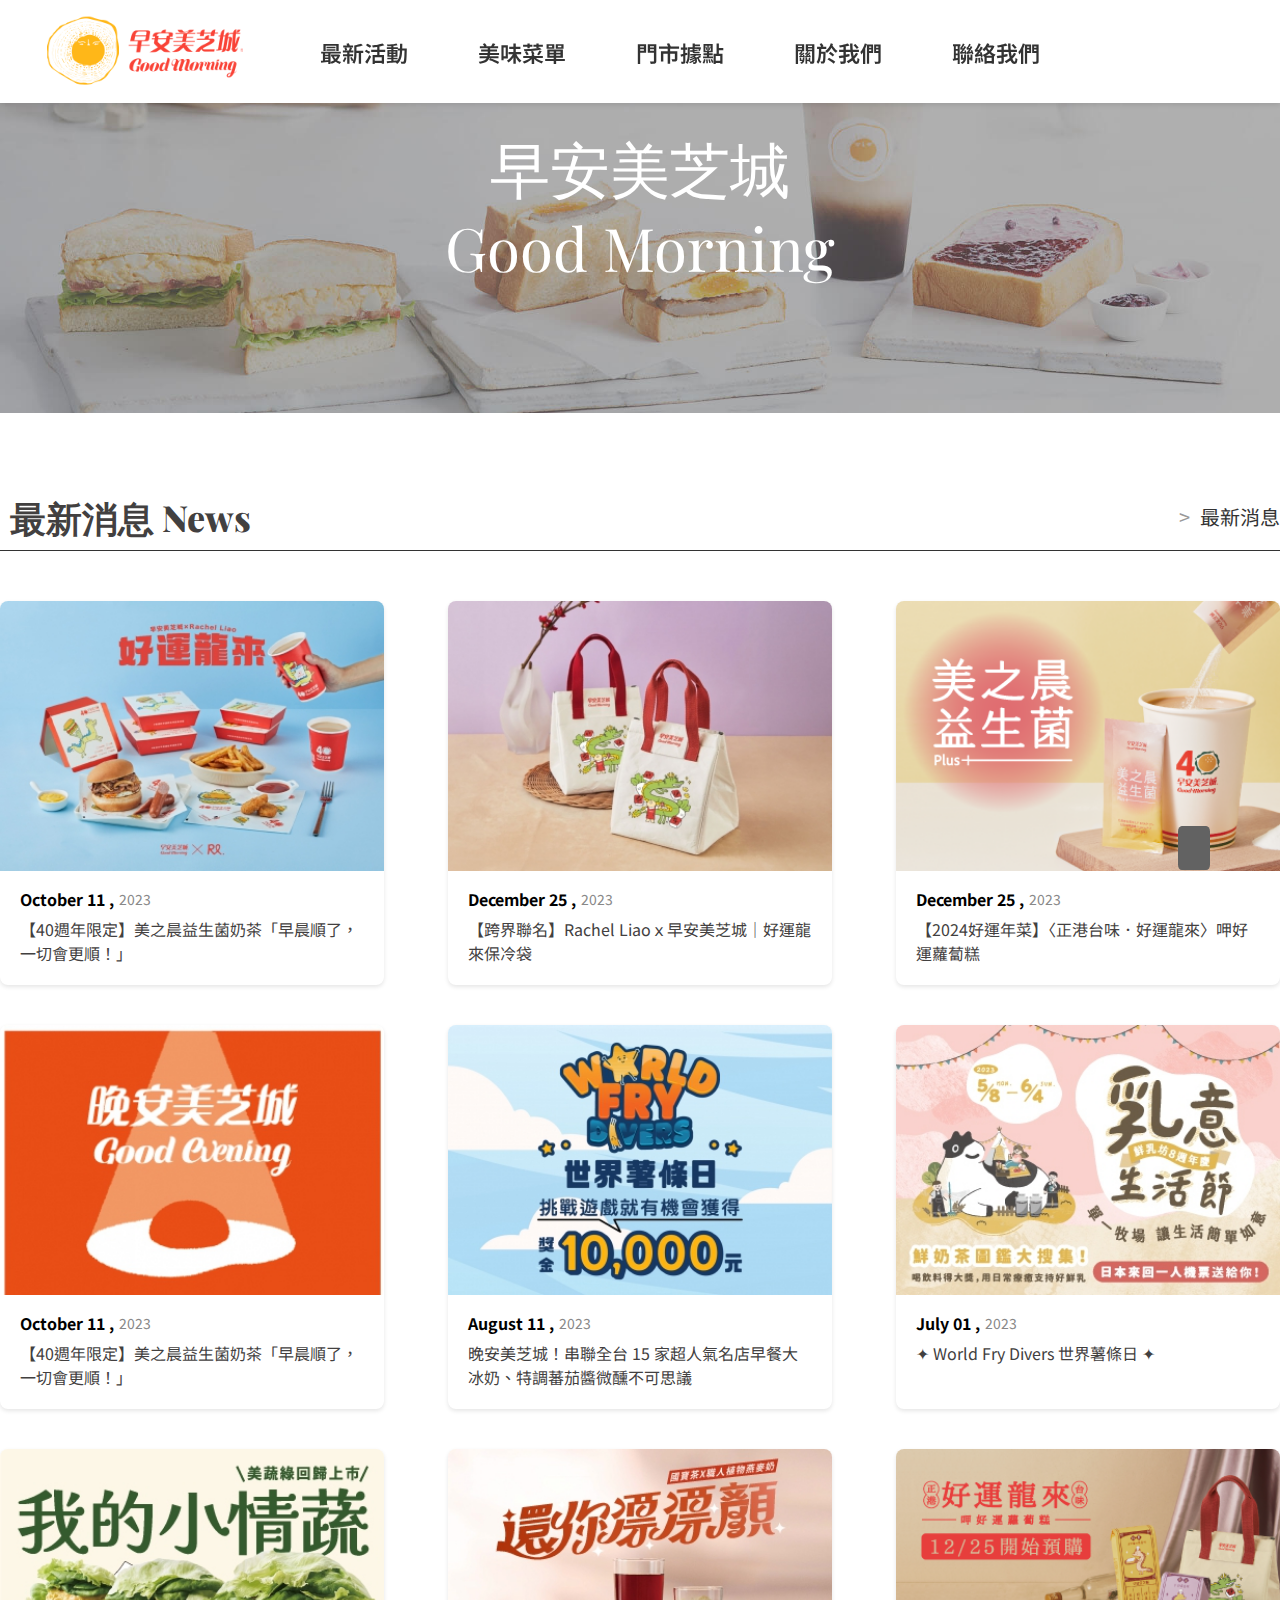
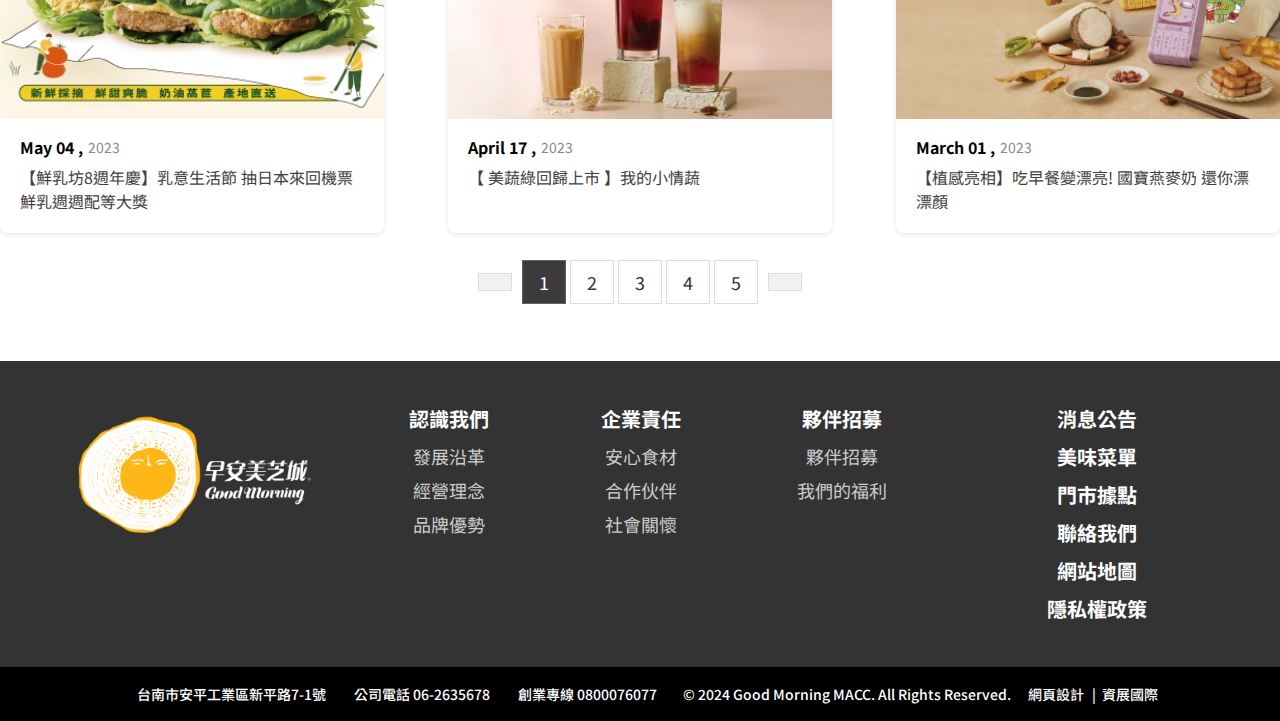
<file: news.html>
<!-- @format -->

<!DOCTYPE html>
<html lang="en">

<head>
    <meta charset="utf-8" />
    <meta name="viewport" content="width=device-width, initial-scale=1, shrink-to-fit=no" />
    <title>早安美芝城 | 最新消息</title>

    <link rel="icon" href="img/egg.png">


    <link rel="preconnect" href="https://fonts.googleapis.com" />
    <link rel="preconnect" href="https://fonts.gstatic.com" crossorigin />
    <link href="https://fonts.googleapis.com/css2?family=Noto+Sans+TC:wght@100..900&display=swap" rel="stylesheet" />

    <link rel="preconnect" href="https://fonts.googleapis.com">
    <link rel="preconnect" href="https://fonts.gstatic.com" crossorigin>
    <link
        href="https://fonts.googleapis.com/css2?family=Inter:wght@100..900&family=Playfair+Display:ital,wght@0,400..900;1,400..900&display=swap"
        rel="stylesheet">

    <link rel="stylesheet" href="https://cdnjs.cloudflare.com/ajax/libs/font-awesome/6.5.1/css/all.min.css"
        integrity="sha512-DTOQO9RWCH3ppGqcWaEA1BIZOC6xxalwEsw9c2QQeAIftl+Vegovlnee1c9QX4TctnWMn13TZye+giMm8e2LwA=="
        crossorigin="anonymous" referrerpolicy="no-referrer" />

    <link rel="stylesheet" href="css/reset.css" />
    <link rel="stylesheet" href="css/style.css" />
    <link rel="stylesheet" href="css/news.css" />
</head>

<body>
    <header class="site-header">
        <div class="container">
            <div class="header-logo">
                <a href="index.html">
                    <img src="img/logo.png" alt="Logo" />
                </a>
            </div>
            <div class="main-navigation">
                <nav class="header-menu">
                    <ul class="menu">
                        <li><a href="news.html">最新活動</a></li>
                        <li><a href="menu.html">美味菜單</a></li>
                        <li><a href="store.html">門市據點</a></li>
                        <li><a href="about.html">關於我們</a></li>
                        <li><a href="contact.html">聯絡我們</a></li>
                    </ul>
                </nav>
            </div>
            <div class="icon">
                <ul>
                    <li>
                        <a href="#"><i class="fa-brands fa-facebook"></i></a>
                    </li>
                    <li>
                        <a href="#"><i class="fa-brands fa-youtube"></i></a>
                    </li>
                    <li>
                        <a href="#"><i class="fa-brands fa-line"></i></a>
                    </li>
                    <li>
                        <a href="#"><i class="fa-brands fa-instagram"></i></a>
                    </li>
                </ul>
            </div>
        </div>
    </header>
    <div class="container">
        <div class="background">
            <img src="img/ban_news.jpg" alt="ban_news">
            <div class="text-container">
                <p>早安美芝城 <br> Good Morning</p>
            </div>
        </div>

        <div class="p-maincontent">
            <div class="container">
                <div class="subhead-wrap">
                    <h2 class="subhead">
                        <span class="big">最新消息</span>
                        <span class="deco">News</span>
                    </h2>
                    <ul class="breadcrumb">
                        <li><a href="index.html" title="早安美芝城首頁" class="home"><i class="fa-solid fa-house"></i></a></li>
                        <li><a href="news.html" title="最新消息">最新消息</a></li>
                    </ul>
                </div>

                <div class="items">
                    <div class="item">
                        <div class="pic">
                            <img src="./img/new_1.jpg" alt="news_1">
                        </div>
                        <div class="txt">
                            <div class="date"><span class="mon">October&nbsp;11&nbsp;,</span><span
                                    class="year">2023</span>
                            </div>
                            <p>【40週年限定】美之晨益生菌奶茶「早晨順了，一切會更順！」</p>
                        </div>
                    </div>
                    <div class="item">
                        <div class="pic">
                            <img src="./img/new_2.jpg" alt="news_2">
                        </div>
                        <div class="txt">
                            <div class="date"><span class="mon">December&nbsp;25&nbsp;,</span><span
                                    class="year">2023</span>
                            </div>
                            <p>【跨界聯名】Rachel Liaoｘ早安美芝城｜好運龍來保冷袋</p>
                        </div>

                    </div>
                    <div class="item">
                        <div class="pic">
                            <img src="./img/new_3.png" alt="news_3">
                        </div>
                        <div class="txt">
                            <div class="date"><span class="mon">December&nbsp;25&nbsp;,</span><span
                                    class="year">2023</span>
                            </div>
                            <p>【2024好運年菜】〈正港台味．好運龍來〉呷好運蘿蔔糕</p>
                        </div>
                    </div>
                    <div class="item">
                        <div class="pic">
                            <img src="./img/new_4.jpg" alt="news_4">
                        </div>
                        <div class="txt">
                            <div class="date"><span class="mon">October&nbsp;11&nbsp;,</span><span
                                    class="year">2023</span>
                            </div>
                            <p>【40週年限定】美之晨益生菌奶茶「早晨順了，一切會更順！」</p>
                        </div>
                    </div>
                    <div class="item">
                        <div class="pic">
                            <img src="./img/new_5.jpg" alt="news_5">
                        </div>
                        <div class="txt">
                            <div class="date"><span class="mon">August&nbsp;11&nbsp;,</span><span
                                    class="year">2023</span>
                            </div>
                            <p>晚安美芝城！串聯全台 15 家超人氣名店早餐大冰奶、特調蕃茄醬微醺不可思議</p>
                        </div>
                    </div>
                    <div class="item">
                        <div class="pic">
                            <img src="./img/new_6.jpg" alt="news_6">
                        </div>
                        <div class="txt">
                            <div class="date"><span class="mon">July&nbsp;01&nbsp;,</span><span class="year">2023</span>
                            </div>
                            <p>✦ World Fry Divers 世界薯條日 ✦</p>
                        </div>
                    </div>
                    <div class="item">
                        <div class="pic">
                            <img src="./img/new_7.jpg" alt="news_7">
                        </div>
                        <div class="txt">
                            <div class="date"><span class="mon">May&nbsp;04&nbsp;,</span><span class="year">2023</span>
                            </div>
                            <p>【鮮乳坊8週年慶】乳意生活節 抽日本來回機票 鮮乳週週配等大獎</p>
                        </div>
                    </div>
                    <div class="item">
                        <div class="pic">
                            <img src="./img/new_8.jpg" alt="news_8">
                        </div>
                        <div class="txt">
                            <div class="date"><span class="mon">April&nbsp;17&nbsp;,</span><span
                                    class="year">2023</span>
                            </div>
                            <p>【 美蔬綠回歸上市 】我的小情蔬</p>
                        </div>
                    </div>
                    <div class="item">
                        <div class="pic">
                            <img src="./img/new_9.png" alt="news_9">
                        </div>
                        <div class="txt">
                            <div class="date"><span class="mon">March&nbsp;01&nbsp;,</span><span
                                    class="year">2023</span>
                            </div>
                            <p>【植感亮相】吃早餐變漂亮! 國寶燕麥奶 還你漂漂顏</p>
                        </div>
                    </div>
                </div>

                <div class="pagination">
                    <a href="#" class="prev"><i class="fa-solid fa-arrow-left"></i></a>
                    <div class="pages">
                        <a href="news.html" class="page-link active">1</a>
                        <a href="news.html" class="page-link">2</a>
                        <a href="news.html" class="page-link">3</a>
                        <a href="news.html" class="page-link">4</a>
                        <a href="news.html" class="page-link">5</a>
                    </div>
                    <a href="#" class="next"><i class="fa-solid fa-arrow-right"></i></a>
                </div>
            </div>

        </div>

    </div>
    <footer class="footer">
        <div class="f-top">
            <div class="f-logo">
                <img src="./img/f_logo.png" alt="f-logo" />
            </div>
            <div>
                <ul>
                    <li class="box">
                        <span class="tit">認識我們</span>
                        <ul>
                            <li><a href="#" title="發展沿革">發展沿革</a></li>
                            <li><a href="#" title="經營理念">經營理念</a></li>
                            <li><a href="#" title="品牌優勢">品牌優勢</a></li>
                        </ul>
                    </li>
                    <li class="box">
                        <span class="tit">企業責任</span>
                        <ul>
                            <li><a href="#" title="安心食材">安心食材</a></li>
                            <li><a href="#" title="合作伙伴">合作伙伴</a></li>
                            <li><a href="#" title="社會關懷">社會關懷</a></li>
                        </ul>
                    </li>
                    <li class="box">
                        <span class="tit">夥伴招募</span>
                        <ul>
                            <li><a href="#" title="夥伴招募">夥伴招募</a></li>
                            <li><a href="#" title="我們的福利">我們的福利</a></li>
                        </ul>
                    </li>
                    <li class="box">
                        <a href="#" title="消息公告" class="tit">消息公告</a>
                        <a href="#" title="美味菜單" class="tit">美味菜單</a>
                        <a href="#" title="門市據點" class="tit">門市據點</a>
                        <a href="#" title="聯絡我們" class="tit">聯絡我們</a>
                        <a href="#" title="網站地圖" class="tit">網站地圖</a>
                        <a href="#" title="隱私權政策" class="tit">隱私權政策</a>
                    </li>
                </ul>
            </div>
        </div>

        <div class="f-bottom">
            <ul class="f-info">
                <li class="address">台南市安平工業區新平路7-1號</li>
                <li class="build">
                    公司電話&nbsp;<a href="tel:06-2635678" title="致電06-2635678">06-2635678</a>
                </li>
                <li class="call">
                    創業專線&nbsp;<a href="tel:+886800076077" title="致電0800076077">0800076077</a>
                </li>
            </ul>
            <span
                class="f-copyright">©&nbsp;2024&nbsp;Good&nbsp;Morning&nbsp;MACC.&nbsp;All&nbsp;Rights&nbsp;Reserved.</span>
            <span class="f-grnet"><a href="#" target="_blank" title="網頁設計">網頁設計</a>&nbsp;|&nbsp;&nbsp;資展國際</span>

        </div>
    </footer>
    <button id="backToTopBtn" title="回到頂部">
        <i class="fas fa-arrow-up"></i>
    </button>

    <script>
        /*這段代碼的關鍵部分是 smoothScrollToTop() 函數。它使用 window.requestAnimationFrame() 方法來實現平滑的滾動動畫。
        
        首先獲取當前頁面的滾動位置 startPosition。
        定義 animation 函數,它會在每一幀中執行。
        在 animation 函數中,計算經過的時間 elapsedTime。
        使用三次方程 progress ** 3 來模擬從慢到快的過渡效果。
        根據計算出的 y 值,使用 window.scrollTo(0, y) 來設置新的滾動位置。
        如果 progress 小於 1,則繼續請求下一幀的動畫。
        通過這個方式,當用戶點擊回到頂部按鈕時,頁面會平滑地從當前位置滾動回頂部,並且滾動速度會從慢到快,產生一個漸變的過渡效果。
        
        你可以根據需要調整動畫持續時間 duration 和過渡曲線函數,以獲得不同的滾動效果。*/


        // 獲取按鈕元素
        const backToTopBtn = document.getElementById("backToTopBtn");

        // 當用戶滾動頁面時執行函數
        window.onscroll = function () {
            scrollFunction();
        };

        // 顯示或隱藏按鈕
        function scrollFunction() {
            if (document.body.scrollTop > 20 || document.documentElement.scrollTop > 20) {
                backToTopBtn.style.display = "block";
            } else {
                backToTopBtn.style.display = "none";
            }
        }

        // 點擊按鈕，回到頁面頂部
        backToTopBtn.addEventListener("click", function () {
            smoothScrollToTop();
        });

        // 平滑滾動到頁面頂部
        function smoothScrollToTop() {
            const startPosition = window.pageYOffset; // 獲取當前頁面的垂直滾動位置
            let startTime = null; // 初始化開始時間為 null

            function animation(currentTime) { // 定義動畫函數
                if (startTime === null) startTime = currentTime; // 如果開始時間為 null,則將其設置為當前時間

                const elapsedTime = currentTime - startTime; // 計算經過的時間
                const duration = 500; // 設置動畫持續時間為 500 毫秒
                const progress = Math.min(elapsedTime / duration, 1); // 計算動畫進度,最大為 1

                // 計算新的滾動位置,使用三次方程 (1 - progress)^3 模擬從慢到快的過渡效果
                const y = startPosition * (1 - progress ** 3);

                window.scrollTo(0, y); // 將頁面滾動到新的位置

                if (progress < 1) { // 如果動畫還未完成
                    window.requestAnimationFrame(animation); // 請求下一幀動畫
                }
            }

            window.requestAnimationFrame(animation); // 啟動動畫
        }

        /*

        在 HTML 中,為頁碼連結添加了 class="page-link"。
        在 JavaScript 中,使用 document.querySelectorAll('.page-link') 獲取所有頁碼連結。
        為每個頁碼連結添加了點擊事件監聽器。
        在點擊事件處理函數中:
        首先阻止了默認行為 (e.preventDefault())。
        然後移除所有頁碼連結的 active 樣式 (link.classList.remove('active'))。
        最後為當前點擊的頁碼連結添加 active 樣式 (this.classList.add('active'))。
        通過這種方式,當用戶點擊任何一個頁碼連結時,所有連結的 active 樣式都會被移除,然後為當前點擊的連結添加 active 樣式。這樣可以實現分頁的切換效果。
        */

        //DOMContentLoaded 事件在窗口的所有資源加載完成之前就會觸發。例如,圖像、樣式表等資源可能尚未完全加載。
        document.addEventListener('DOMContentLoaded', function () {
            const pageLinks = document.querySelectorAll('.page-link');

            pageLinks.forEach(function (link) {
                link.addEventListener('click', function (e) {
                    e.preventDefault(); // 防止默認行為

                    // 移除所有頁碼的 active 樣式
                    pageLinks.forEach(function (link) {
                        link.classList.remove('active');
                    });

                    // 為當前點擊的頁碼添加 active 樣式
                    this.classList.add('active');
                });
            });
        });

        /*

        在 JavaScript 中獲取了上一頁按鈕 (prevBtn)、下一頁按鈕 (nextBtn) 和所有頁碼連結 (pageLinks)。
        定義了一個 getCurrentPage() 函數,用於獲取當前激活的頁碼索引。
        定義了一個 changePage(pageIndex) 函數,用於切換當前激活的頁碼。
        為上一頁按鈕添加了點擊事件監聽器,更新 currentPage 並調用 changePage() 函數切換頁碼。
        為下一頁按鈕添加了點擊事件監聽器,更新 currentPage 並調用 changePage() 函數切換頁碼。
        為每個頁碼連結添加了點擊事件監聽器,更新 currentPage 並調用 changePage() 函數切換頁碼。
        */

        document.addEventListener('DOMContentLoaded', function () {
            const pageLinks = document.querySelectorAll('.page-link');
            const prevBtn = document.querySelector('.prev');
            const nextBtn = document.querySelector('.next');

            let currentPage = getCurrentPage();

            function getCurrentPage() {
                return [...pageLinks].findIndex(link => link.classList.contains('active'));
            }

            function changePage(pageIndex) {
                // 移除所有頁碼的 active 樣式
                pageLinks.forEach(link => link.classList.remove('active'));

                // 為指定頁碼添加 active 樣式
                pageLinks[pageIndex].classList.add('active');
            }

            prevBtn.addEventListener('click', function (e) {
                e.preventDefault();

                /*
                currentPage - 1
                這部分代碼將 currentPage 減去 1,目的是獲取上一個頁碼的索引。例如,如果當前頁碼是 2,那麼 currentPage - 1 就是 1,代表上一頁的索引。
                + pageLinks.length
                這個部分的目的是為了處理當前頁碼已經是第一頁的情況。如果直接對 currentPage - 1 取模,可能會得到負數結果,而負數索引在數組中是無效的。
                所以,我們先將 currentPage - 1 加上 pageLinks.length,確保結果為正數。例如,如果當前頁碼是 0,那麼 0 - 1 + pageLinks.length 就會變成 pageLinks.length - 1。
                % pageLinks.length
                取模運算的作用是保證結果在 0 到 pageLinks.length - 1 之間,這樣就可以避免索引超出範圍。
                如果 currentPage 已經是第一頁,那麼 (pageLinks.length - 1) % pageLinks.length 就會變成 pageLinks.length - 1,代表最後一頁的索引。
                總的來說,這行代碼的作用是:

                如果當前頁碼不是第一頁,則返回上一個頁碼的索引。
                如果當前頁碼是第一頁,則返回最後一頁的索引,實現循環效果。
                */
                currentPage = (currentPage - 1 + pageLinks.length) % pageLinks.length;
                changePage(currentPage);
            });

            nextBtn.addEventListener('click', function (e) {
                e.preventDefault();
                currentPage = (currentPage + 1) % pageLinks.length;
                changePage(currentPage);
            });

            pageLinks.forEach(function (link, index) {
                // 1. 遍歷每個頁碼連結元素
                // 2. link 參數代表當前被遍歷的頁碼連結元素
                // 3. index 參數代表當前頁碼連結在 pageLinks 列表中的索引

                link.addEventListener('click', function (e) {
                    // 4. 為當前頁碼連結添加點擊事件監聽器
                    // 5. 阻止默認點擊行為 (防止頁面跳轉)
                    e.preventDefault();

                    // 6. 將 currentPage 設置為當前點擊的頁碼連結索引
                    currentPage = index;

                    // 7. 調用 changePage 函數,傳入 currentPage
                    //    該函數會移除所有頁碼連結的 active 樣式
                    //    然後為索引對應的頁碼連結添加 active 樣式
                    changePage(currentPage);
                });
            });
        });
    </script>
</body>

</html>
</file>
<file: css/style.css>
/** @format */

body {
  font-family: "Noto Sans TC", sans-serif;
}

/* Header Styles */

.site-header {
  background-color: #fff;
  box-shadow: 0 2px 5px rgba(0, 0, 0, 0.1);
  position: relative;
  z-index: 999;
}

.site-header>.container {
  margin: 0 auto;
  max-width: 1920px;
  display: flex;
  justify-content: space-evenly;
  align-items: center;
}

.header-logo img {
  max-width: 200px;
  margin: 15px 0;
  height: auto;
}

.main-navigation .menu {
  display: flex;
  list-style: none;
}

.main-navigation .menu li {
  margin: 0 30px;
  position: relative;
}

.main-navigation .menu li a {
  color: #333;
  text-decoration: none;
  line-height: 80px;
  font-size: 22px;
  font-weight: 600;
  transition: color 0.1s ease;
  display: block;
  padding: 0 5px;
}

.main-navigation .menu li:hover>a,
.main-navigation .menu li:hover {
  color: #ff6600;
}

.main-navigation .menu li:hover::after {
  content: "";
  position: absolute;
  bottom: 0;
  left: 0;
  width: 100%;
  height: 4px;
  background-color: #ff6600;
}

.menu li.active a {
  color: #ff6600; /* 激活時鏈接文本顏色 */
}

.menu li.active::after{
  content: "";
  position: absolute;
  bottom: 0;
  left: 0;
  width: 100%;
  height: 4px;
  background-color: #ff6600;
}

.icon {
  text-align: center;
}

.icon ul {
  list-style: none;
  display: flex;
  justify-content: center;
}

.icon ul li {
  margin: 0 15px;
}

.icon ul li a {
  color: #333;
  font-size: 36px;
  transition: color 0.3s ease;
}

/* Facebook */
.icon ul li a .fa-facebook {
  color: #3b5998;
}

.icon ul li a:hover .fa-facebook {
  color: #2d4373;
}

/* Instagram */
.icon ul li a .fa-instagram {
  color: #e1306c;
}

.icon ul li a:hover .fa-instagram {
  color: #c13584;
}

/* YouTube */
.icon ul li a .fa-youtube {
  color: #ff0000;
}

.icon ul li a:hover .fa-youtube {
  color: #cc0000;
}

/* Line */
.icon ul li a .fa-line {
  color: #00c300;
}

.icon ul li a:hover .fa-line {
  color: #009900;
}

.swiper-slide img {
  width: 100%;
  object-fit: cover;
  height: 750px;
}

.swiper .swiper-button-prev,
.swiper .swiper-button-next {
  transform: scale(1, 1.5);
  position: absolute;
  color: #fff;
  opacity: 0;
  /* 默認隱藏 */
  transition: opacity 0.3s ease;
  /* 添加過渡效果 */
}

.swiper:hover .swiper-button-prev,
.swiper:hover .swiper-button-next {
  opacity: 1;
  /* 鼠標懸停時顯示 */
}

.swiper .swiper-button-prev {
  margin-left: 50px;
}

.swiper .swiper-button-next {
  margin-right: 50px;
}

.swiper .swiper-pagination-bullet {
  width: 12px;
  height: 12px;
  background-color: #ccc;
  opacity: 1;
  transition: background-color 0.3s ease;
}

.swiper .swiper-pagination-bullet-active {
  background-color: #ff6600;
}

.swiper.swiper-pagination-bullet:hover {
  background-color: #999;
}

/* Footer Styles */
.footer {
  color: #fff;
}

.footer .f-top {
  display: flex;
  justify-content: center;
  background-color: #333;
  padding-top: 48px;
}

.footer .f-logo img {
  max-width: 240px;
  height: auto;
}

.footer .f-top ul {
  list-style: none;
  display: flex;
  text-align: center;
  flex-wrap: wrap;
  margin: 0 40px;
}

.footer .box {
  padding: 0 20px;
  margin-bottom: 30px;
}

.footer .box ul {
  flex-direction: column;
  text-align: center;
}

.footer .box .tit {
  font-size: 20px;
  font-weight: bold;
  margin-bottom: 18px;
  display: block;
}

.footer .box ul li a {
  display: block;
  margin-bottom: 16px;
  font-size: 18px;
  text-align: center;
  color: #ccc;
  text-decoration: none;
  transition: color 0.3s ease;
}

.footer .box ul li a:hover {
  color: #fff;
}

.footer ul .box:last-child {
  margin-left: 80px;
}

.footer .box a.tit {
  color: #fff;
  text-decoration: none;
  transition: color 0.3s ease;
}

.footer .box a.tit:hover {
  color: #ccc;
}

.f-bottom {
  display: flex;
  background-color: #000;
  font-size: 14px;
  font-weight: 500;
  justify-content: center;
  align-items: center;
  color: #fff;
  padding: 20px;
  text-align: center;
}

.f-info {
  list-style: none;
  display: flex;
  justify-content: center;
  flex-wrap: wrap;
}

.f-info li {
  margin: 0px 14px;
}

.f-info a {
  color: #fff;
  text-decoration: none;
}

.f-info a:hover {
  text-decoration: underline;
}

.f-copyright {
  display: block;
  margin: 0px 12px;
}

.f-grnet a {
  color: #fff;
  text-decoration: none;
  margin: 0 5px;
}

.f-grnet a:hover {
  text-decoration: underline;
}
</file>
<file: css/about.css>
/** @format */

.site-header {
  width: 100%;
  position: fixed;
}

/* 回到頂部按鈕 開始 */

#backToTopBtn {
  display: block;
  position: fixed;
  bottom: 30px;
  height: 44px;
  right: 70px;
  z-index: 99;
  font-size: 20px;
  border: none;
  outline: none;
  background-color: #626262;
  color: #fff;
  cursor: pointer;
  padding: 8px 16px;
  border-radius: 12%;
  transition: background-color 0.3s ease;
}

#backToTopBtn:hover {
  background-color: #555;
}

/* 回到頂部按鈕 結束 */

/* 麵包屑樣式 開始 */
.breadcrumb {
  list-style: none;
  display: flex;
  flex-wrap: wrap;
  font-size: 20px;
}

.breadcrumb li {
  margin-right: 10px;
}

.breadcrumb li:not(:last-child)::after {
  content: ">";
  margin-left: 10px;
  color: #999;
}

.breadcrumb li a {
  color: #333;
  text-decoration: none;
  transition: color 0.3s;
}

.breadcrumb li a:hover {
  color: #666;
}

.breadcrumb li a.home {
  color: #474343;
}

.breadcrumb li a.home:hover {
  color: #000;
}

/* 麵包屑樣式 結束 */

.background {
  position: relative;
}

.text-container {
  position: absolute;
  top: 50%;
  left: 50%;
  transform: translate(-50%, -50%);
  text-align: center;
  color: #ffffff;
  font-size: 60px;
  font-weight: 400;
  line-height: 80px;
  font-family: "Playfair Display", serif;
  z-index: 1; /* 確保文字在蒙層之上 */
  /* 其他樣式設置 */
}

.background img {
  display: block;
  width: 100%;
  height: auto;
  max-height: 500px;
  object-fit: cover;
}

.background::after {
  content: "";
  position: absolute;
  top: 0;
  left: 0;
  width: 100%;
  height: 100%;
  background-color: rgba(0, 0, 0, 0.5); /* 蒙層不透明度 */
}

.p-maincontent {
  padding-top: 70px;
  padding-bottom: 70px;
  position: relative;
}

.p-maincontent .container {
  margin: 0 auto;
  max-width: 1440px;
}

.container .subhead-wrap {
  width: 100%;
  display: flex;
  text-align: center;
  justify-content: space-between;
  align-items: center;
  padding: 15px 10px;
  margin-bottom: 30px;
  border-bottom: 1px solid #333;
}

.subhead-wrap .subhead {
  font-size: 36px;
  font-family: "Playfair Display", serif;
  font-weight: 800;
  color: #424040;
}

.container .history-top {
  position: relative;
}

.history-top .bg {
  height: 480px;
  background: url("../img/milestone_bg.jpg") no-repeat center center;
}

.theme-title,
.theme-p {
  position: absolute;
  color: #000; /* 文字顏色 */
  z-index: 1; /* 確保文字在蒙層之上 */
}

.theme-title {
  font-weight: 800;
  font-size: 28px;
  top: 24%;
  left: 50%;
  transform: translateX(-50%);
  text-align: center;
}

.theme-p {
  top: 40%;
  left: 50%;
  transform: translateX(-50%);
  text-align: center;
  font-size: 20px;
  line-height: 2;
}

.history-wrap:before {
  content: "";
  z-index: 2;
  width: 140px;
  height: 132px;
  display: block;
  position: absolute;
  left: 50%;
  top: 0px;
  background: url(../img/f_logo.png) no-repeat;
  background-size: auto 100%;
  transform: translate(-50%, -50%);
}
/* 時間線容器樣式 */
.history-wrap {
  position: relative;
  padding: 50px 0;
}

/* 水平時間線樣式 */
.history-line {
  position: absolute;
  left: 50%;
  width: 4px;
  height: 100%;
  background-color: #ccc;
  transform: translateX(-50%);
}

.history-list {
  padding-top: 70px;
}

.history-list > li {
  position: relative;
  margin-bottom: -10px;
  display: flex;
  align-items: center;
}

/* 年份樣式 */
.history-list .year {
  position: relative;
  left: 50%;
  transform: translateX(-50%);
  background-color: #333;
  color: #fff;
  font-size: 20px;
  padding: 10px 20px;
  border-radius: 20px;
  font-weight: bold;
  z-index: 1; /* 確保年份在時間線上方 */
}

/* 事件內容樣式 */
.event {
  width: 35%;
  padding: 30px;
  background-color: #f5f5f5;
  border-radius: 10px;
  box-shadow: 0 2px 5px rgba(0, 0, 0, 0.3);
}

.event li {
  margin-bottom: 5px;
  font-size: 18px;
  line-height: 1.5;
  list-style: circle;
  list-style-position: inside;
}

/* 左側事件內容位置 */
.history-list li:nth-child(odd) .event {
  margin-left: -5%;
}

/* 右側事件內容位置 */
.history-list li:nth-child(even) .event {
  margin-left: 52%;
}

.event::after {
  content: "";
  position: absolute;
  top: 50%;
  right: 40%;
  transform: translateY(-50%);
  width: 10%;
  height: 4px;
  background-color: #ccc;
  z-index: -1;
}

.history-list > li:nth-child(odd) .event::after {
  left: 40%;
  right: auto;
}
</file>
<file: css/menu.css>
.site-header {
    width: 100%;
    position: fixed;
}

/* 回到頂部按鈕 開始 */

#backToTopBtn {
    display: block;
    position: fixed;
    bottom: 30px;
    height: 44px;
    right: 70px;
    z-index: 99;
    font-size: 20px;
    border: none;
    outline: none;
    background-color: #626262;
    color: #fff;
    cursor: pointer;
    padding: 8px 16px;
    border-radius: 12%;
    transition: background-color 0.3s ease;
}

#backToTopBtn:hover {
    background-color: #555;
}

/* 回到頂部按鈕 結束 */


/* 麵包屑樣式 開始 */
.breadcrumb {
    list-style: none;
    display: flex;
    flex-wrap: wrap;
    font-size: 20px;
}

.breadcrumb li {
    margin-right: 10px;
}

.breadcrumb li:not(:last-child)::after {
    content: ">";
    margin-left: 10px;
    color: #999;
}

.breadcrumb li a {
    color: #333;
    text-decoration: none;
    transition: color 0.3s;
}

.breadcrumb li a:hover {
    color: #666;
}

.breadcrumb li a.home {
    color: #474343;
}

.breadcrumb li a.home:hover {
    color: #000;
}

/* 麵包屑樣式 結束 */


.background {
    position: relative;
}

.text-container {
    position: absolute;
    top: 50%;
    left: 50%;
    transform: translate(-50%, -50%);
    text-align: center;
    color: rgb(105, 105, 105);
    font-size: 60px;
    font-weight: 400;
    line-height: 80px;
    font-family: "Playfair Display", serif;
    /* 其他樣式設置 */
}

.background img {
    width: 100%;
    max-height: 500px;
    object-fit: cover;
}

.p-maincontent {
    padding-top: 70px;
    padding-bottom: 70px;
    position: relative;
}

.p-maincontent .container {
    margin: 0 auto;
    max-width: 1440px;
}

.container .subhead-wrap {
    width: 100%;
    display: flex;
    text-align: center;
    justify-content: space-between;
    align-items: center;
    padding: 15px 10px;
    margin-bottom: 30px;
    border-bottom: 1px solid #333;
}

.subhead-wrap .subhead {
    font-size: 36px;
    font-family: "Playfair Display", serif;
    font-weight: 800;
    color: #424040;
}

.p-cates .box {
    display: flex;
    width: 100%;
    margin: 30px auto;
}

.p-cates .box:first-of-type {
    margin-top: 20px;
    padding: 30px 0;
    border-bottom: 1px solid #e3e3e3;
}

.p-cates .box:nth-child(even) {
    flex-direction: row-reverse;
}

.p-cates .box+.box {
    padding: 30px 0;
    border-bottom: 1px solid #e3e3e3;
}

.p-cates .box .info {
    width: 45%;
    padding: 0 20px 0 55px;
}

.p-cates .box:nth-child(even) .info {
    padding: 0 55px 0 20px;
}

.p-cates .box .name {
    line-height: 1.3;
    font-size: 32px;
    color: #fa4438;
    font-weight: 600;
    display: block;
    margin: 0 0 5px 0;
}

.p-cates .box .desc {
    font-size: 18px;
    line-height: 1.8;
    font-weight: 400;
    color: #555;
    margin-bottom: 10px;
}

.p-cates .box .p-list {
    display: flex;
    flex-wrap: wrap;
    padding: 0;
    margin-top: 30px;
}

.p-cates .box .p-list li {
    width: 50%;
    box-sizing: border-box;
    padding: 5px;
}

.p-cates .box .p-list li:hover a {
    color: #fa4438;
}

.p-cates .box .p-list li a {
    display: inline-block;
    color: #000;
    text-decoration: none;
    font-size: 20px;
    margin: 0 0 10px 0;
}
</file>
<file: css/news.css>
.site-header {
    width: 100%;
    position: fixed;
}


/* news 頁面開始 */
.background {
    position: relative;
}

.text-container {
    position: absolute;
    top: 50%;
    left: 50%;
    transform: translate(-50%, -50%);
    text-align: center;
    color: white;
    font-size: 60px;
    font-weight: 400;
    line-height: 80px;
    font-family: "Playfair Display", serif;
    /* 其他樣式設置 */
}

.background img {
    width: 100%;
    max-height: 500px;
    object-fit: cover;
}

.p-maincontent {
    padding-top: 70px;
    padding-bottom: 70px;
    position: relative;
}

.p-maincontent .container {
    margin: 0 auto;
    max-width: 1440px;
}

.container .subhead-wrap {
    width: 100%;
    display: flex;
    text-align: center;
    justify-content: space-between;
    align-items: center;
    padding: 15px 10px;
    margin-bottom: 30px;
    border-bottom: 1px solid #333;
}

.subhead-wrap .subhead {
    font-size: 36px;
    font-family: "Playfair Display", serif;
    font-weight: 800;
    color: #424040;
}

/* 重置麵包屑樣式 */
.breadcrumb {
    list-style: none;
    display: flex;
    flex-wrap: wrap;
    font-size: 20px;
}

.breadcrumb li {
    margin-right: 10px;
}

.breadcrumb li:not(:last-child)::after {
    content: ">";
    margin-left: 10px;
    color: #999;
}

.breadcrumb li a {
    color: #333;
    text-decoration: none;
    transition: color 0.3s;
}

.breadcrumb li a:hover {
    color: #666;
}

.breadcrumb li a.home {
    color: #474343;
}

.breadcrumb li a.home:hover {
    color: #000;
}

.items {
    display: flex;
    flex-wrap: wrap;
    justify-content: space-between;
    margin: 0 auto;
}


.items .item {
    margin: 20px 0;
    width: 30%;
    background-color: #fff;
    border-radius: 8px;
    box-shadow: 0 2px 4px rgba(0, 0, 0, 0.1);
    overflow: hidden;
    transition: box-shadow 0.3s ease;
}

.items .item:hover {
    cursor: pointer;
    box-shadow: 0 4px 8px rgba(0, 0, 0, 0.2);
}

.items .item .pic img {
    width: 100%;
    height: auto;
    display: block;
}


.items .item .pic {
    overflow: hidden;
    /* 確保圖片不會超出容器 */
}

.items .item .pic img {
    width: 100%;
    height: auto;
    display: block;
    transition: all 0.3s ease;
    /* 添加過渡效果 */
}

.items .item:hover .pic img {
    transform: scale(1.1);
}

.items .item .txt {
    padding: 20px;
}

.items .item .txt .date {
    display: flex;
    align-items: center;
    margin-bottom: 10px;
}

.items .item .txt .mon {
    font-weight: bold;
    margin-right: 5px;
}

.items .item .txt .year {
    font-size: 14px;
    color: #888;
}

.items .item .txt p {
    color: #424040;
    font-size: 16px;
    line-height: 1.5;
    margin: 0;
}

.items .item .txt p:hover {
    color: #716f6f;
}


/* 分頁開始 */

.pagination {
    display: flex;
    justify-content: center;
    align-items: center;
    margin-top: 20px;
}

.pagination a {
    color: #333;
    text-decoration: none;
    padding: 8px 16px;
    border: 1px solid #ddd;
    transition: background-color 0.3s;
}

.pagination a.active {
    background-color: #3b3b3b;
    color: #fff;
    border: 1px solid #626161;
}

.pagination a:hover:not(.active) {
    background-color: #f1f1f1;
}

.pagination .pages {
    font-size: 18px;
    text-align: center;
}

.pagination .prev,
.pagination .next {
    background-color: #f1f1f1;
    font-size: 20px;
    line-height: 25px;
}

.pagination .prev {
    margin-right: 10px;
}

.pagination .next {
    margin-left: 10px;
}

.pagination a.prev:hover,
.pagination a.next:hover {
    color: #fff;
    background-color: #3b3b3b;
}

/* 分頁結束 */

/* 回到頂部按鈕 開始 */

#backToTopBtn {
    display: block;
    position: fixed;
    bottom: 30px;
    height: 44px;
    right: 70px;
    z-index: 99;
    font-size: 20px;
    border: none;
    outline: none;
    background-color: #626262;
    color: #fff;
    cursor: pointer;
    padding: 8px 16px;
    border-radius: 12%;
    transition: background-color 0.3s ease;
}

#backToTopBtn:hover {
    background-color: #555;
}

/* 回到頂部按鈕 結束 */

/* news 結束開始 */
</file>
